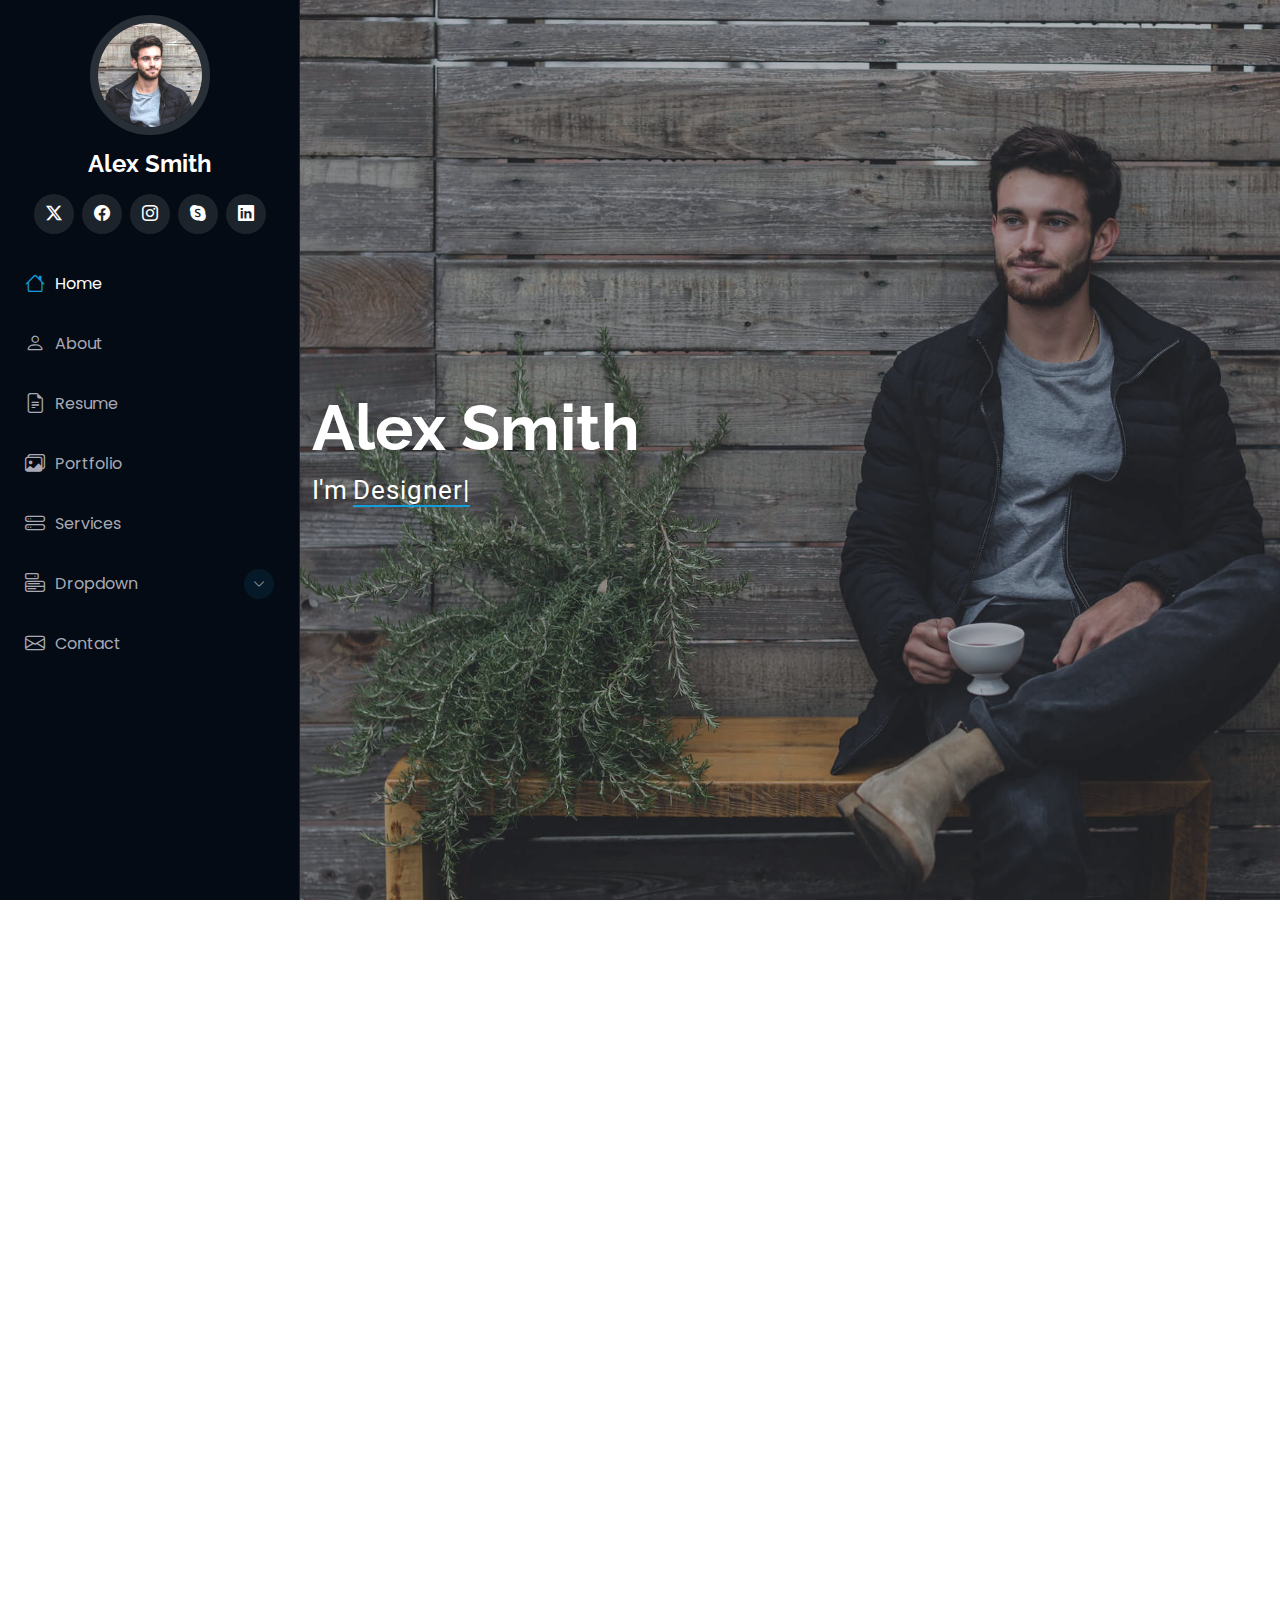
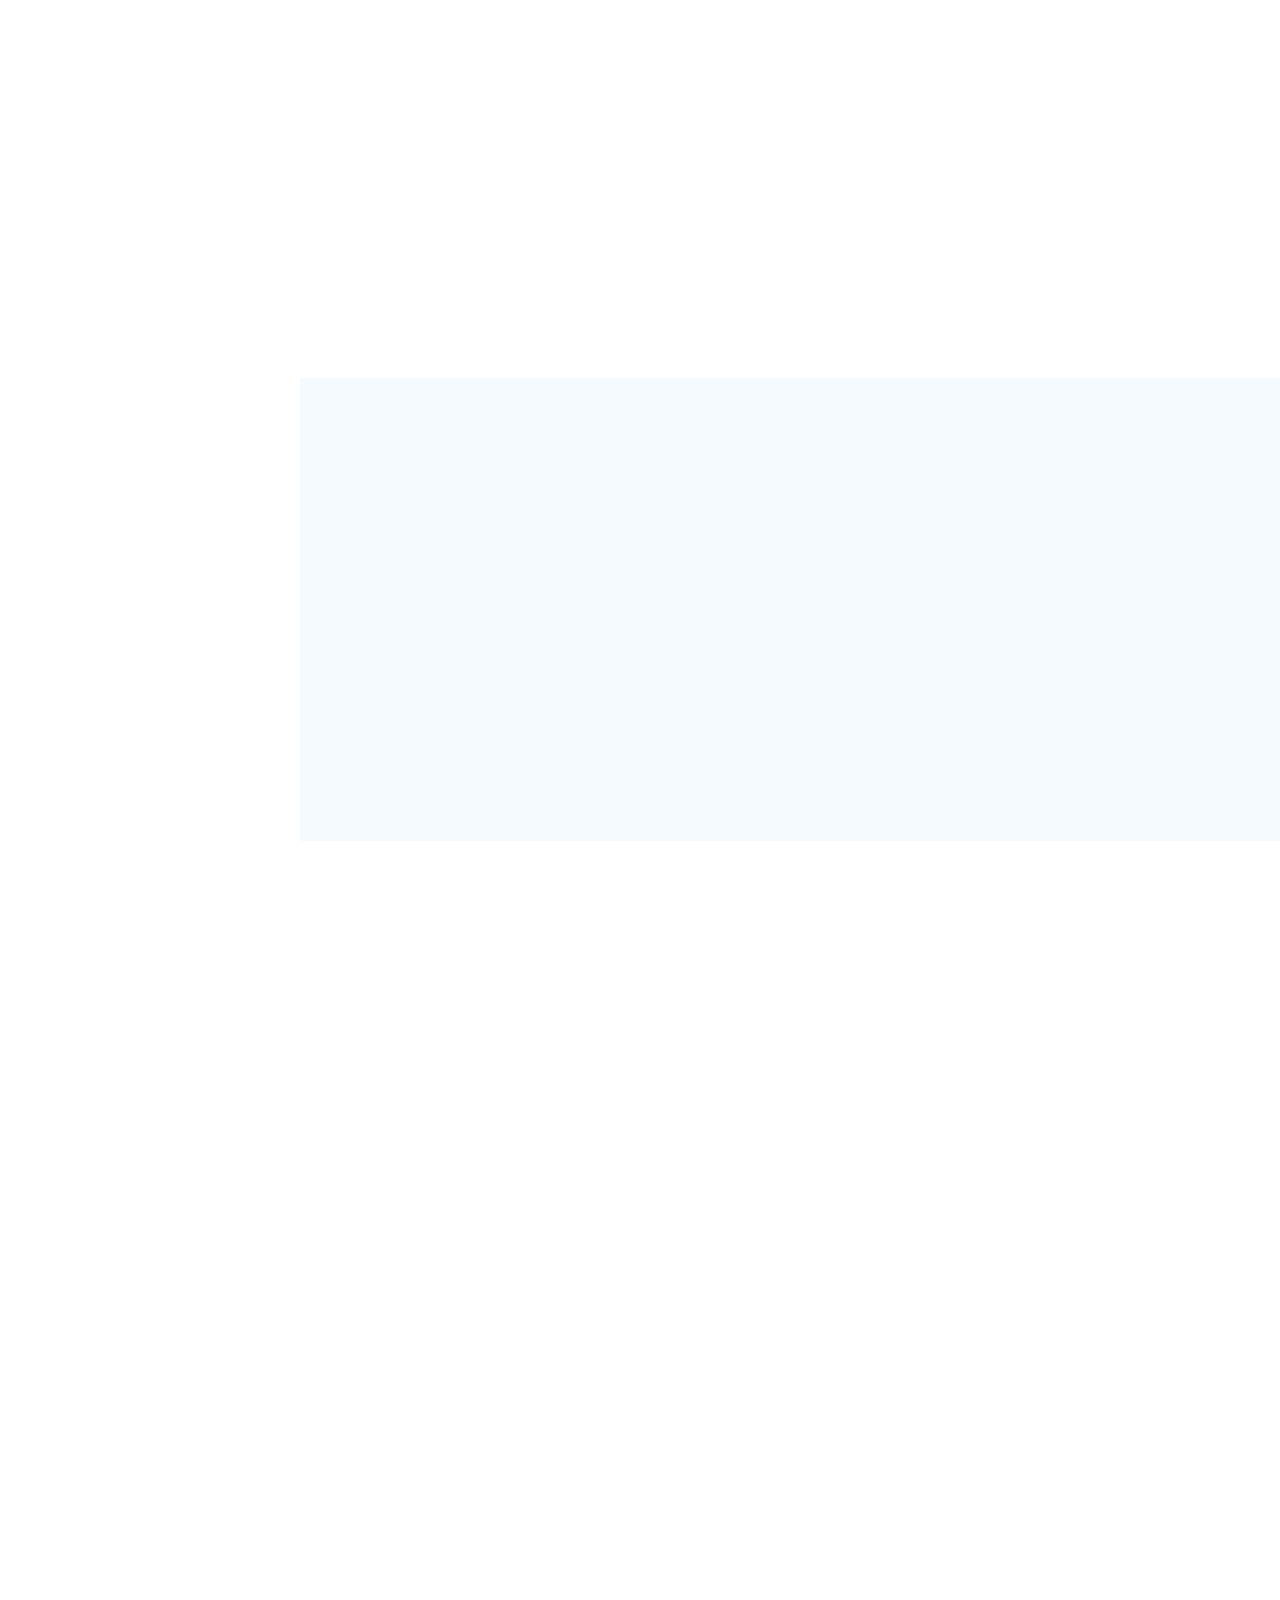
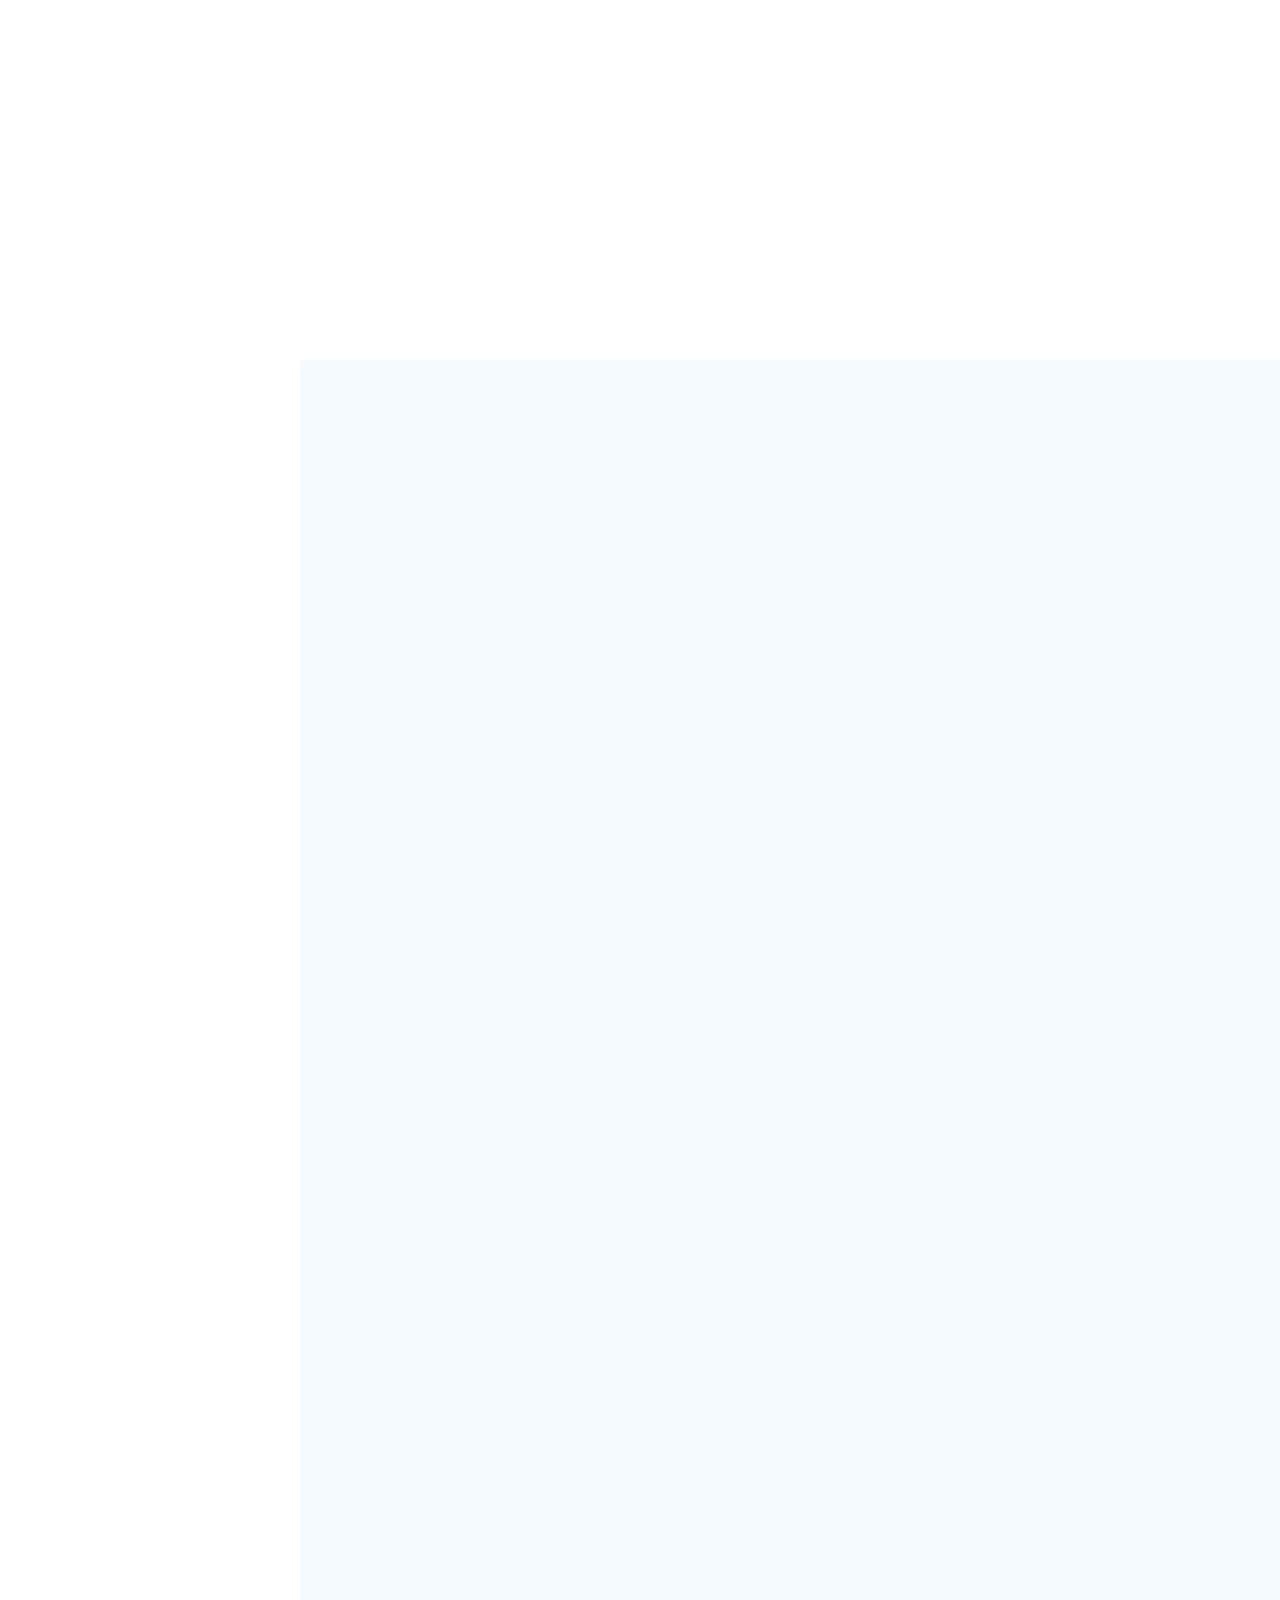
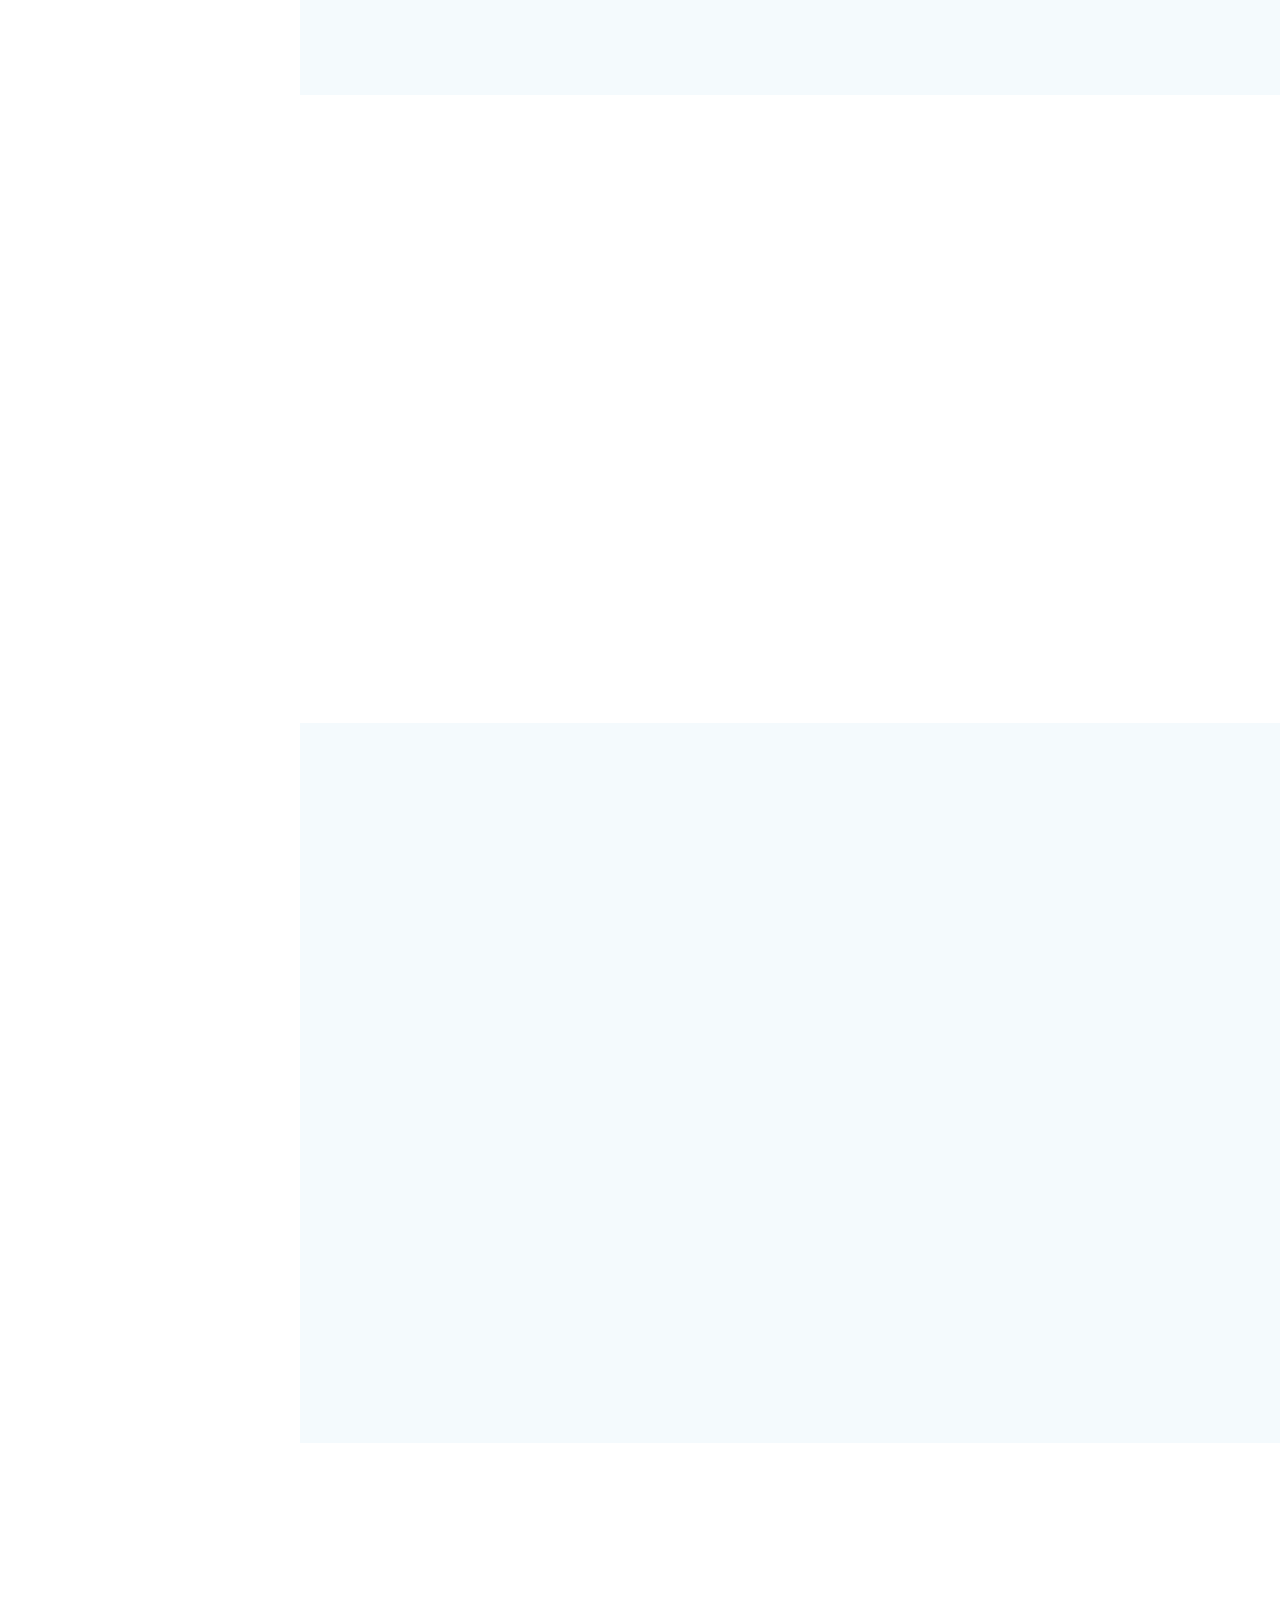
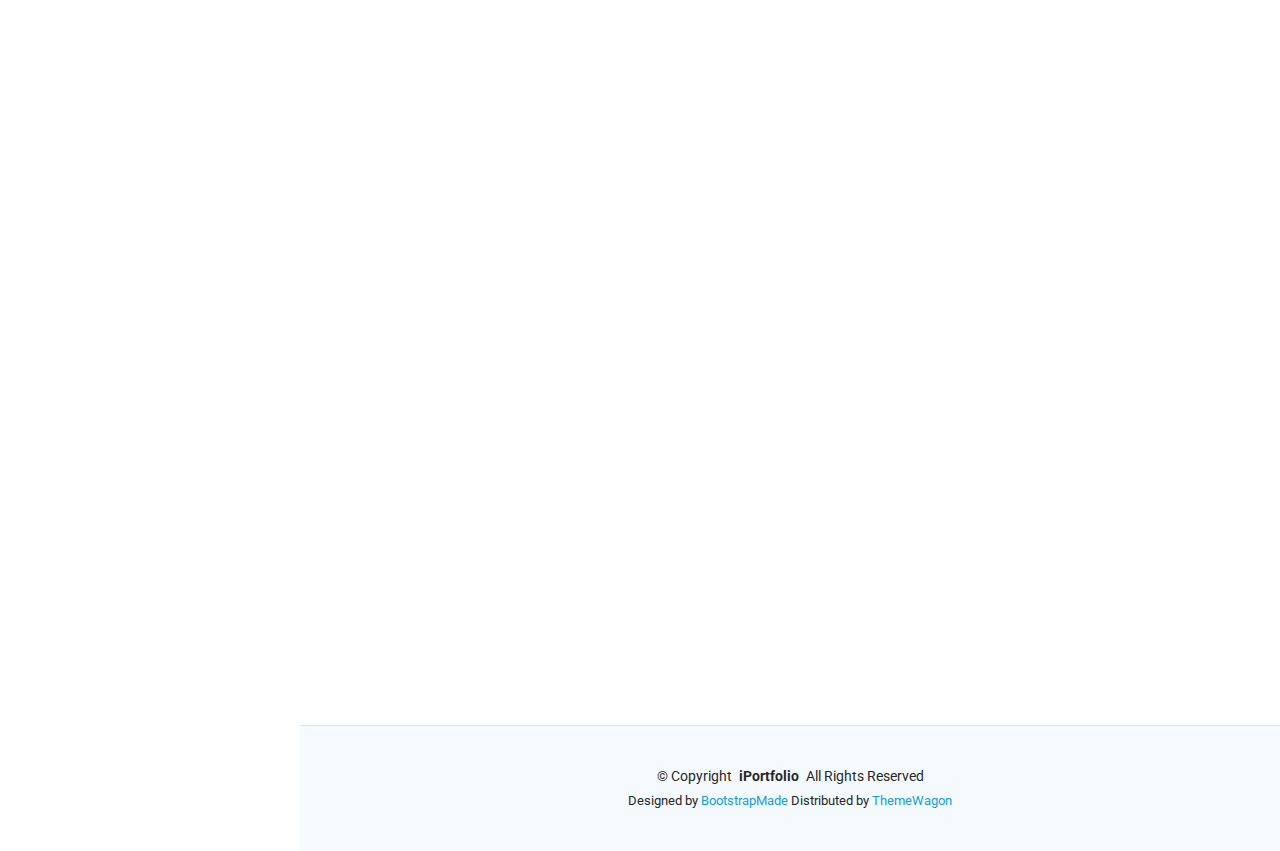
<file: index.html>
<!DOCTYPE html>
<html lang="en">

<head>
  <meta charset="utf-8">
  <meta content="width=device-width, initial-scale=1.0" name="viewport">
  <title>Index - iPortfolio Bootstrap Template</title>
  <meta content="" name="description">
  <meta content="" name="keywords">

  <!-- Favicons -->
  <link href="assets/img/favicon.png" rel="icon">
  <link href="assets/img/apple-touch-icon.png" rel="apple-touch-icon">

  <!-- Fonts -->
  <link href="https://fonts.googleapis.com" rel="preconnect">
  <link href="https://fonts.gstatic.com" rel="preconnect" crossorigin>
  <link href="https://fonts.googleapis.com/css2?family=Roboto:ital,wght@0,100;0,300;0,400;0,500;0,700;0,900;1,100;1,300;1,400;1,500;1,700;1,900&family=Poppins:ital,wght@0,100;0,200;0,300;0,400;0,500;0,600;0,700;0,800;0,900;1,100;1,200;1,300;1,400;1,500;1,600;1,700;1,800;1,900&family=Raleway:ital,wght@0,100;0,200;0,300;0,400;0,500;0,600;0,700;0,800;0,900;1,100;1,200;1,300;1,400;1,500;1,600;1,700;1,800;1,900&display=swap" rel="stylesheet">

  <!-- Vendor CSS Files -->
  <link href="assets/vendor/bootstrap/css/bootstrap.min.css" rel="stylesheet">
  <link href="assets/vendor/bootstrap-icons/bootstrap-icons.css" rel="stylesheet">
  <link href="assets/vendor/aos/aos.css" rel="stylesheet">
  <link href="assets/vendor/glightbox/css/glightbox.min.css" rel="stylesheet">
  <link href="assets/vendor/swiper/swiper-bundle.min.css" rel="stylesheet">

  <!-- Main CSS File -->
  <link href="assets/css/main.css" rel="stylesheet">

  <!-- =======================================================
  * Template Name: iPortfolio
  * Template URL: https://bootstrapmade.com/iportfolio-bootstrap-portfolio-websites-template/
  * Updated: Jun 29 2024 with Bootstrap v5.3.3
  * Author: BootstrapMade.com
  * License: https://bootstrapmade.com/license/
  ======================================================== -->
</head>

<body class="index-page">

  <header id="header" class="header dark-background d-flex flex-column">
    <i class="header-toggle d-xl-none bi bi-list"></i>

    <div class="profile-img">
      <img src="assets/img/my-profile-img.jpg" alt="" class="img-fluid rounded-circle">
    </div>

    <a href="index.html" class="logo d-flex align-items-center justify-content-center">
      <!-- Uncomment the line below if you also wish to use an image logo -->
      <!-- <img src="assets/img/logo.png" alt=""> -->
      <h1 class="sitename">Alex Smith</h1>
    </a>

    <div class="social-links text-center">
      <a href="#" class="twitter"><i class="bi bi-twitter-x"></i></a>
      <a href="#" class="facebook"><i class="bi bi-facebook"></i></a>
      <a href="#" class="instagram"><i class="bi bi-instagram"></i></a>
      <a href="#" class="google-plus"><i class="bi bi-skype"></i></a>
      <a href="#" class="linkedin"><i class="bi bi-linkedin"></i></a>
    </div>

    <nav id="navmenu" class="navmenu">
      <ul>
        <li><a href="#hero" class="active"><i class="bi bi-house navicon"></i>Home</a></li>
        <li><a href="#about"><i class="bi bi-person navicon"></i> About</a></li>
        <li><a href="#resume"><i class="bi bi-file-earmark-text navicon"></i> Resume</a></li>
        <li><a href="#portfolio"><i class="bi bi-images navicon"></i> Portfolio</a></li>
        <li><a href="#services"><i class="bi bi-hdd-stack navicon"></i> Services</a></li>
        <li class="dropdown"><a href="#"><i class="bi bi-menu-button navicon"></i> <span>Dropdown</span> <i class="bi bi-chevron-down toggle-dropdown"></i></a>
          <ul>
            <li><a href="#">Dropdown 1</a></li>
            <li class="dropdown"><a href="#"><span>Deep Dropdown</span> <i class="bi bi-chevron-down toggle-dropdown"></i></a>
              <ul>
                <li><a href="#">Deep Dropdown 1</a></li>
                <li><a href="#">Deep Dropdown 2</a></li>
                <li><a href="#">Deep Dropdown 3</a></li>
                <li><a href="#">Deep Dropdown 4</a></li>
                <li><a href="#">Deep Dropdown 5</a></li>
              </ul>
            </li>
            <li><a href="#">Dropdown 2</a></li>
            <li><a href="#">Dropdown 3</a></li>
            <li><a href="#">Dropdown 4</a></li>
          </ul>
        </li>
        <li><a href="#contact"><i class="bi bi-envelope navicon"></i> Contact</a></li>
      </ul>
    </nav>

  </header>

  <main class="main">

    <!-- Hero Section -->
    <section id="hero" class="hero section dark-background">

      <img src="assets/img/hero-bg.jpg" alt="" data-aos="fade-in" class="">

      <div class="container" data-aos="fade-up" data-aos-delay="100">
        <h2>Alex Smith</h2>
        <p>I'm <span class="typed" data-typed-items="Designer, Developer, Freelancer, Photographer">Designer</span><span class="typed-cursor typed-cursor--blink" aria-hidden="true"></span><span class="typed-cursor typed-cursor--blink" aria-hidden="true"></span></p>
      </div>

    </section><!-- /Hero Section -->

    <!-- About Section -->
    <section id="about" class="about section">

      <!-- Section Title -->
      <div class="container section-title" data-aos="fade-up">
        <h2>About</h2>
        <p>Magnam dolores commodi suscipit. Necessitatibus eius consequatur ex aliquid fuga eum quidem. Sit sint consectetur velit. Quisquam quos quisquam cupiditate. Et nemo qui impedit suscipit alias ea. Quia fugiat sit in iste officiis commodi quidem hic quas.</p>
      </div><!-- End Section Title -->

      <div class="container" data-aos="fade-up" data-aos-delay="100">

        <div class="row gy-4 justify-content-center">
          <div class="col-lg-4">
            <img src="assets/img/my-profile-img.jpg" class="img-fluid" alt="">
          </div>
          <div class="col-lg-8 content">
            <h2>UI/UX Designer &amp; Web Developer.</h2>
            <p class="fst-italic py-3">
              Lorem ipsum dolor sit amet, consectetur adipiscing elit, sed do eiusmod tempor incididunt ut labore et dolore
              magna aliqua.
            </p>
            <div class="row">
              <div class="col-lg-6">
                <ul>
                  <li><i class="bi bi-chevron-right"></i> <strong>Birthday:</strong> <span>1 May 1995</span></li>
                  <li><i class="bi bi-chevron-right"></i> <strong>Website:</strong> <span>www.example.com</span></li>
                  <li><i class="bi bi-chevron-right"></i> <strong>Phone:</strong> <span>+123 456 7890</span></li>
                  <li><i class="bi bi-chevron-right"></i> <strong>City:</strong> <span>New York, USA</span></li>
                </ul>
              </div>
              <div class="col-lg-6">
                <ul>
                  <li><i class="bi bi-chevron-right"></i> <strong>Age:</strong> <span>30</span></li>
                  <li><i class="bi bi-chevron-right"></i> <strong>Degree:</strong> <span>Master</span></li>
                  <li><i class="bi bi-chevron-right"></i> <strong>Email:</strong> <span>email@example.com</span></li>
                  <li><i class="bi bi-chevron-right"></i> <strong>Freelance:</strong> <span>Available</span></li>
                </ul>
              </div>
            </div>
            <p class="py-3">
              Officiis eligendi itaque labore et dolorum mollitia officiis optio vero. Quisquam sunt adipisci omnis et ut. Nulla accusantium dolor incidunt officia tempore. Et eius omnis.
              Cupiditate ut dicta maxime officiis quidem quia. Sed et consectetur qui quia repellendus itaque neque.
            </p>
          </div>
        </div>

      </div>

    </section><!-- /About Section -->

    <!-- Stats Section -->
    <section id="stats" class="stats section">

      <div class="container" data-aos="fade-up" data-aos-delay="100">

        <div class="row gy-4">

          <div class="col-lg-3 col-md-6">
            <div class="stats-item">
              <i class="bi bi-emoji-smile"></i>
              <span data-purecounter-start="0" data-purecounter-end="232" data-purecounter-duration="1" class="purecounter"></span>
              <p><strong>Happy Clients</strong> <span>consequuntur quae</span></p>
            </div>
          </div><!-- End Stats Item -->

          <div class="col-lg-3 col-md-6">
            <div class="stats-item">
              <i class="bi bi-journal-richtext"></i>
              <span data-purecounter-start="0" data-purecounter-end="521" data-purecounter-duration="1" class="purecounter"></span>
              <p><strong>Projects</strong> <span>adipisci atque cum quia aut</span></p>
            </div>
          </div><!-- End Stats Item -->

          <div class="col-lg-3 col-md-6">
            <div class="stats-item">
              <i class="bi bi-headset"></i>
              <span data-purecounter-start="0" data-purecounter-end="1453" data-purecounter-duration="1" class="purecounter"></span>
              <p><strong>Hours Of Support</strong> <span>aut commodi quaerat</span></p>
            </div>
          </div><!-- End Stats Item -->

          <div class="col-lg-3 col-md-6">
            <div class="stats-item">
              <i class="bi bi-people"></i>
              <span data-purecounter-start="0" data-purecounter-end="32" data-purecounter-duration="1" class="purecounter"></span>
              <p><strong>Hard Workers</strong> <span>rerum asperiores dolor</span></p>
            </div>
          </div><!-- End Stats Item -->

        </div>

      </div>

    </section><!-- /Stats Section -->

    <!-- Skills Section -->
    <section id="skills" class="skills section light-background">

      <!-- Section Title -->
      <div class="container section-title" data-aos="fade-up">
        <h2>Skills</h2>
        <p>Necessitatibus eius consequatur ex aliquid fuga eum quidem sint consectetur velit</p>
      </div><!-- End Section Title -->

      <div class="container" data-aos="fade-up" data-aos-delay="100">

        <div class="row skills-content skills-animation">

          <div class="col-lg-6">

            <div class="progress">
              <span class="skill"><span>HTML</span> <i class="val">100%</i></span>
              <div class="progress-bar-wrap">
                <div class="progress-bar" role="progressbar" aria-valuenow="100" aria-valuemin="0" aria-valuemax="100"></div>
              </div>
            </div><!-- End Skills Item -->

            <div class="progress">
              <span class="skill"><span>CSS</span> <i class="val">90%</i></span>
              <div class="progress-bar-wrap">
                <div class="progress-bar" role="progressbar" aria-valuenow="90" aria-valuemin="0" aria-valuemax="100"></div>
              </div>
            </div><!-- End Skills Item -->

            <div class="progress">
              <span class="skill"><span>JavaScript</span> <i class="val">75%</i></span>
              <div class="progress-bar-wrap">
                <div class="progress-bar" role="progressbar" aria-valuenow="75" aria-valuemin="0" aria-valuemax="100"></div>
              </div>
            </div><!-- End Skills Item -->

          </div>

          <div class="col-lg-6">

            <div class="progress">
              <span class="skill"><span>PHP</span> <i class="val">80%</i></span>
              <div class="progress-bar-wrap">
                <div class="progress-bar" role="progressbar" aria-valuenow="80" aria-valuemin="0" aria-valuemax="100"></div>
              </div>
            </div><!-- End Skills Item -->

            <div class="progress">
              <span class="skill"><span>WordPress/CMS</span> <i class="val">90%</i></span>
              <div class="progress-bar-wrap">
                <div class="progress-bar" role="progressbar" aria-valuenow="90" aria-valuemin="0" aria-valuemax="100"></div>
              </div>
            </div><!-- End Skills Item -->

            <div class="progress">
              <span class="skill"><span>Photoshop</span> <i class="val">55%</i></span>
              <div class="progress-bar-wrap">
                <div class="progress-bar" role="progressbar" aria-valuenow="55" aria-valuemin="0" aria-valuemax="100"></div>
              </div>
            </div><!-- End Skills Item -->

          </div>

        </div>

      </div>

    </section><!-- /Skills Section -->

    <!-- Resume Section -->
    <section id="resume" class="resume section">

      <!-- Section Title -->
      <div class="container section-title" data-aos="fade-up">
        <h2>Resume</h2>
        <p>Magnam dolores commodi suscipit. Necessitatibus eius consequatur ex aliquid fuga eum quidem. Sit sint consectetur velit. Quisquam quos quisquam cupiditate. Et nemo qui impedit suscipit alias ea. Quia fugiat sit in iste officiis commodi quidem hic quas.</p>
      </div><!-- End Section Title -->

      <div class="container">

        <div class="row">

          <div class="col-lg-6" data-aos="fade-up" data-aos-delay="100">
            <h3 class="resume-title">Sumary</h3>

            <div class="resume-item pb-0">
              <h4>Brandon Johnson</h4>
              <p><em>Innovative and deadline-driven Graphic Designer with 3+ years of experience designing and developing user-centered digital/print marketing material from initial concept to final, polished deliverable.</em></p>
              <ul>
                <li>Portland par 127,Orlando, FL</li>
                <li>(123) 456-7891</li>
                <li>alice.barkley@example.com</li>
              </ul>
            </div><!-- Edn Resume Item -->

            <h3 class="resume-title">Education</h3>
            <div class="resume-item">
              <h4>Master of Fine Arts &amp; Graphic Design</h4>
              <h5>2015 - 2016</h5>
              <p><em>Rochester Institute of Technology, Rochester, NY</em></p>
              <p>Qui deserunt veniam. Et sed aliquam labore tempore sed quisquam iusto autem sit. Ea vero voluptatum qui ut dignissimos deleniti nerada porti sand markend</p>
            </div><!-- Edn Resume Item -->

            <div class="resume-item">
              <h4>Bachelor of Fine Arts &amp; Graphic Design</h4>
              <h5>2010 - 2014</h5>
              <p><em>Rochester Institute of Technology, Rochester, NY</em></p>
              <p>Quia nobis sequi est occaecati aut. Repudiandae et iusto quae reiciendis et quis Eius vel ratione eius unde vitae rerum voluptates asperiores voluptatem Earum molestiae consequatur neque etlon sader mart dila</p>
            </div><!-- Edn Resume Item -->

          </div>

          <div class="col-lg-6" data-aos="fade-up" data-aos-delay="200">
            <h3 class="resume-title">Professional Experience</h3>
            <div class="resume-item">
              <h4>Senior graphic design specialist</h4>
              <h5>2019 - Present</h5>
              <p><em>Experion, New York, NY </em></p>
              <ul>
                <li>Lead in the design, development, and implementation of the graphic, layout, and production communication materials</li>
                <li>Delegate tasks to the 7 members of the design team and provide counsel on all aspects of the project. </li>
                <li>Supervise the assessment of all graphic materials in order to ensure quality and accuracy of the design</li>
                <li>Oversee the efficient use of production project budgets ranging from $2,000 - $25,000</li>
              </ul>
            </div><!-- Edn Resume Item -->

            <div class="resume-item">
              <h4>Graphic design specialist</h4>
              <h5>2017 - 2018</h5>
              <p><em>Stepping Stone Advertising, New York, NY</em></p>
              <ul>
                <li>Developed numerous marketing programs (logos, brochures,infographics, presentations, and advertisements).</li>
                <li>Managed up to 5 projects or tasks at a given time while under pressure</li>
                <li>Recommended and consulted with clients on the most appropriate graphic design</li>
                <li>Created 4+ design presentations and proposals a month for clients and account managers</li>
              </ul>
            </div><!-- Edn Resume Item -->

          </div>

        </div>

      </div>

    </section><!-- /Resume Section -->

    <!-- Portfolio Section -->
    <section id="portfolio" class="portfolio section light-background">

      <!-- Section Title -->
      <div class="container section-title" data-aos="fade-up">
        <h2>Portfolio</h2>
        <p>Magnam dolores commodi suscipit. Necessitatibus eius consequatur ex aliquid fuga eum quidem. Sit sint consectetur velit. Quisquam quos quisquam cupiditate. Et nemo qui impedit suscipit alias ea. Quia fugiat sit in iste officiis commodi quidem hic quas.</p>
      </div><!-- End Section Title -->

      <div class="container">

        <div class="isotope-layout" data-default-filter="*" data-layout="masonry" data-sort="original-order">

          <ul class="portfolio-filters isotope-filters" data-aos="fade-up" data-aos-delay="100">
            <li data-filter="*" class="filter-active">All</li>
            <li data-filter=".filter-app">App</li>
            <li data-filter=".filter-product">Product</li>
            <li data-filter=".filter-branding">Branding</li>
            <li data-filter=".filter-books">Books</li>
          </ul><!-- End Portfolio Filters -->

          <div class="row gy-4 isotope-container" data-aos="fade-up" data-aos-delay="200">

            <div class="col-lg-4 col-md-6 portfolio-item isotope-item filter-app">
              <div class="portfolio-content h-100">
                <img src="assets/img/portfolio/app-1.jpg" class="img-fluid" alt="">
                <div class="portfolio-info">
                  <h4>App 1</h4>
                  <p>Lorem ipsum, dolor sit amet consectetur</p>
                  <a href="assets/img/portfolio/app-1.jpg" title="App 1" data-gallery="portfolio-gallery-app" class="glightbox preview-link"><i class="bi bi-zoom-in"></i></a>
                  <a href="portfolio-details.html" title="More Details" class="details-link"><i class="bi bi-link-45deg"></i></a>
                </div>
              </div>
            </div><!-- End Portfolio Item -->

            <div class="col-lg-4 col-md-6 portfolio-item isotope-item filter-product">
              <div class="portfolio-content h-100">
                <img src="assets/img/portfolio/product-1.jpg" class="img-fluid" alt="">
                <div class="portfolio-info">
                  <h4>Product 1</h4>
                  <p>Lorem ipsum, dolor sit amet consectetur</p>
                  <a href="assets/img/portfolio/product-1.jpg" title="Product 1" data-gallery="portfolio-gallery-product" class="glightbox preview-link"><i class="bi bi-zoom-in"></i></a>
                  <a href="portfolio-details.html" title="More Details" class="details-link"><i class="bi bi-link-45deg"></i></a>
                </div>
              </div>
            </div><!-- End Portfolio Item -->

            <div class="col-lg-4 col-md-6 portfolio-item isotope-item filter-branding">
              <div class="portfolio-content h-100">
                <img src="assets/img/portfolio/branding-1.jpg" class="img-fluid" alt="">
                <div class="portfolio-info">
                  <h4>Branding 1</h4>
                  <p>Lorem ipsum, dolor sit amet consectetur</p>
                  <a href="assets/img/portfolio/branding-1.jpg" title="Branding 1" data-gallery="portfolio-gallery-branding" class="glightbox preview-link"><i class="bi bi-zoom-in"></i></a>
                  <a href="portfolio-details.html" title="More Details" class="details-link"><i class="bi bi-link-45deg"></i></a>
                </div>
              </div>
            </div><!-- End Portfolio Item -->

            <div class="col-lg-4 col-md-6 portfolio-item isotope-item filter-books">
              <div class="portfolio-content h-100">
                <img src="assets/img/portfolio/books-1.jpg" class="img-fluid" alt="">
                <div class="portfolio-info">
                  <h4>Books 1</h4>
                  <p>Lorem ipsum, dolor sit amet consectetur</p>
                  <a href="assets/img/portfolio/books-1.jpg" title="Branding 1" data-gallery="portfolio-gallery-book" class="glightbox preview-link"><i class="bi bi-zoom-in"></i></a>
                  <a href="portfolio-details.html" title="More Details" class="details-link"><i class="bi bi-link-45deg"></i></a>
                </div>
              </div>
            </div><!-- End Portfolio Item -->

            <div class="col-lg-4 col-md-6 portfolio-item isotope-item filter-app">
              <div class="portfolio-content h-100">
                <img src="assets/img/portfolio/app-2.jpg" class="img-fluid" alt="">
                <div class="portfolio-info">
                  <h4>App 2</h4>
                  <p>Lorem ipsum, dolor sit amet consectetur</p>
                  <a href="assets/img/portfolio/app-2.jpg" title="App 2" data-gallery="portfolio-gallery-app" class="glightbox preview-link"><i class="bi bi-zoom-in"></i></a>
                  <a href="portfolio-details.html" title="More Details" class="details-link"><i class="bi bi-link-45deg"></i></a>
                </div>
              </div>
            </div><!-- End Portfolio Item -->

            <div class="col-lg-4 col-md-6 portfolio-item isotope-item filter-product">
              <div class="portfolio-content h-100">
                <img src="assets/img/portfolio/product-2.jpg" class="img-fluid" alt="">
                <div class="portfolio-info">
                  <h4>Product 2</h4>
                  <p>Lorem ipsum, dolor sit amet consectetur</p>
                  <a href="assets/img/portfolio/product-2.jpg" title="Product 2" data-gallery="portfolio-gallery-product" class="glightbox preview-link"><i class="bi bi-zoom-in"></i></a>
                  <a href="portfolio-details.html" title="More Details" class="details-link"><i class="bi bi-link-45deg"></i></a>
                </div>
              </div>
            </div><!-- End Portfolio Item -->

            <div class="col-lg-4 col-md-6 portfolio-item isotope-item filter-branding">
              <div class="portfolio-content h-100">
                <img src="assets/img/portfolio/branding-2.jpg" class="img-fluid" alt="">
                <div class="portfolio-info">
                  <h4>Branding 2</h4>
                  <p>Lorem ipsum, dolor sit amet consectetur</p>
                  <a href="assets/img/portfolio/branding-2.jpg" title="Branding 2" data-gallery="portfolio-gallery-branding" class="glightbox preview-link"><i class="bi bi-zoom-in"></i></a>
                  <a href="portfolio-details.html" title="More Details" class="details-link"><i class="bi bi-link-45deg"></i></a>
                </div>
              </div>
            </div><!-- End Portfolio Item -->

            <div class="col-lg-4 col-md-6 portfolio-item isotope-item filter-books">
              <div class="portfolio-content h-100">
                <img src="assets/img/portfolio/books-2.jpg" class="img-fluid" alt="">
                <div class="portfolio-info">
                  <h4>Books 2</h4>
                  <p>Lorem ipsum, dolor sit amet consectetur</p>
                  <a href="assets/img/portfolio/books-2.jpg" title="Branding 2" data-gallery="portfolio-gallery-book" class="glightbox preview-link"><i class="bi bi-zoom-in"></i></a>
                  <a href="portfolio-details.html" title="More Details" class="details-link"><i class="bi bi-link-45deg"></i></a>
                </div>
              </div>
            </div><!-- End Portfolio Item -->

            <div class="col-lg-4 col-md-6 portfolio-item isotope-item filter-app">
              <div class="portfolio-content h-100">
                <img src="assets/img/portfolio/app-3.jpg" class="img-fluid" alt="">
                <div class="portfolio-info">
                  <h4>App 3</h4>
                  <p>Lorem ipsum, dolor sit amet consectetur</p>
                  <a href="assets/img/portfolio/app-3.jpg" title="App 3" data-gallery="portfolio-gallery-app" class="glightbox preview-link"><i class="bi bi-zoom-in"></i></a>
                  <a href="portfolio-details.html" title="More Details" class="details-link"><i class="bi bi-link-45deg"></i></a>
                </div>
              </div>
            </div><!-- End Portfolio Item -->

            <div class="col-lg-4 col-md-6 portfolio-item isotope-item filter-product">
              <div class="portfolio-content h-100">
                <img src="assets/img/portfolio/product-3.jpg" class="img-fluid" alt="">
                <div class="portfolio-info">
                  <h4>Product 3</h4>
                  <p>Lorem ipsum, dolor sit amet consectetur</p>
                  <a href="assets/img/portfolio/product-3.jpg" title="Product 3" data-gallery="portfolio-gallery-product" class="glightbox preview-link"><i class="bi bi-zoom-in"></i></a>
                  <a href="portfolio-details.html" title="More Details" class="details-link"><i class="bi bi-link-45deg"></i></a>
                </div>
              </div>
            </div><!-- End Portfolio Item -->

            <div class="col-lg-4 col-md-6 portfolio-item isotope-item filter-branding">
              <div class="portfolio-content h-100">
                <img src="assets/img/portfolio/branding-3.jpg" class="img-fluid" alt="">
                <div class="portfolio-info">
                  <h4>Branding 3</h4>
                  <p>Lorem ipsum, dolor sit amet consectetur</p>
                  <a href="assets/img/portfolio/branding-3.jpg" title="Branding 2" data-gallery="portfolio-gallery-branding" class="glightbox preview-link"><i class="bi bi-zoom-in"></i></a>
                  <a href="portfolio-details.html" title="More Details" class="details-link"><i class="bi bi-link-45deg"></i></a>
                </div>
              </div>
            </div><!-- End Portfolio Item -->

            <div class="col-lg-4 col-md-6 portfolio-item isotope-item filter-books">
              <div class="portfolio-content h-100">
                <img src="assets/img/portfolio/books-3.jpg" class="img-fluid" alt="">
                <div class="portfolio-info">
                  <h4>Books 3</h4>
                  <p>Lorem ipsum, dolor sit amet consectetur</p>
                  <a href="assets/img/portfolio/books-3.jpg" title="Branding 3" data-gallery="portfolio-gallery-book" class="glightbox preview-link"><i class="bi bi-zoom-in"></i></a>
                  <a href="portfolio-details.html" title="More Details" class="details-link"><i class="bi bi-link-45deg"></i></a>
                </div>
              </div>
            </div><!-- End Portfolio Item -->

          </div><!-- End Portfolio Container -->

        </div>

      </div>

    </section><!-- /Portfolio Section -->

    <!-- Services Section -->
    <section id="services" class="services section">

      <!-- Section Title -->
      <div class="container section-title" data-aos="fade-up">
        <h2>Services</h2>
        <p>Magnam dolores commodi suscipit. Necessitatibus eius consequatur ex aliquid fuga eum quidem. Sit sint consectetur velit. Quisquam quos quisquam cupiditate. Et nemo qui impedit suscipit alias ea. Quia fugiat sit in iste officiis commodi quidem hic quas.</p>
      </div><!-- End Section Title -->

      <div class="container">

        <div class="row gy-4">

          <div class="col-lg-4 col-md-6 service-item d-flex" data-aos="fade-up" data-aos-delay="100">
            <div class="icon flex-shrink-0"><i class="bi bi-briefcase"></i></div>
            <div>
              <h4 class="title"><a href="service-details.html" class="stretched-link">Lorem Ipsum</a></h4>
              <p class="description">Voluptatum deleniti atque corrupti quos dolores et quas molestias excepturi sint occaecati cupiditate non provident</p>
            </div>
          </div>
          <!-- End Service Item -->

          <div class="col-lg-4 col-md-6 service-item d-flex" data-aos="fade-up" data-aos-delay="200">
            <div class="icon flex-shrink-0"><i class="bi bi-card-checklist"></i></div>
            <div>
              <h4 class="title"><a href="service-details.html" class="stretched-link">Dolor Sitema</a></h4>
              <p class="description">Minim veniam, quis nostrud exercitation ullamco laboris nisi ut aliquip ex ea commodo consequat tarad limino ata</p>
            </div>
          </div><!-- End Service Item -->

          <div class="col-lg-4 col-md-6 service-item d-flex" data-aos="fade-up" data-aos-delay="300">
            <div class="icon flex-shrink-0"><i class="bi bi-bar-chart"></i></div>
            <div>
              <h4 class="title"><a href="service-details.html" class="stretched-link">Sed ut perspiciatis</a></h4>
              <p class="description">Duis aute irure dolor in reprehenderit in voluptate velit esse cillum dolore eu fugiat nulla pariatur</p>
            </div>
          </div><!-- End Service Item -->

          <div class="col-lg-4 col-md-6 service-item d-flex" data-aos="fade-up" data-aos-delay="400">
            <div class="icon flex-shrink-0"><i class="bi bi-binoculars"></i></div>
            <div>
              <h4 class="title"><a href="service-details.html" class="stretched-link">Magni Dolores</a></h4>
              <p class="description">Excepteur sint occaecat cupidatat non proident, sunt in culpa qui officia deserunt mollit anim id est laborum</p>
            </div>
          </div><!-- End Service Item -->

          <div class="col-lg-4 col-md-6 service-item d-flex" data-aos="fade-up" data-aos-delay="500">
            <div class="icon flex-shrink-0"><i class="bi bi-brightness-high"></i></div>
            <div>
              <h4 class="title"><a href="service-details.html" class="stretched-link">Nemo Enim</a></h4>
              <p class="description">At vero eos et accusamus et iusto odio dignissimos ducimus qui blanditiis praesentium voluptatum deleniti atque</p>
            </div>
          </div><!-- End Service Item -->

          <div class="col-lg-4 col-md-6 service-item d-flex" data-aos="fade-up" data-aos-delay="600">
            <div class="icon flex-shrink-0"><i class="bi bi-calendar4-week"></i></div>
            <div>
              <h4 class="title"><a href="service-details.html" class="stretched-link">Eiusmod Tempor</a></h4>
              <p class="description">Et harum quidem rerum facilis est et expedita distinctio. Nam libero tempore, cum soluta nobis est eligendi</p>
            </div>
          </div><!-- End Service Item -->

        </div>

      </div>

    </section><!-- /Services Section -->

    <!-- Testimonials Section -->
    <section id="testimonials" class="testimonials section light-background">

      <!-- Section Title -->
      <div class="container section-title" data-aos="fade-up">
        <h2>Testimonials</h2>
        <p>Necessitatibus eius consequatur ex aliquid fuga eum quidem sint consectetur velit</p>
      </div><!-- End Section Title -->

      <div class="container" data-aos="fade-up" data-aos-delay="100">

        <div class="swiper init-swiper">
          <script type="application/json" class="swiper-config">
            {
              "loop": true,
              "speed": 600,
              "autoplay": {
                "delay": 5000
              },
              "slidesPerView": "auto",
              "pagination": {
                "el": ".swiper-pagination",
                "type": "bullets",
                "clickable": true
              },
              "breakpoints": {
                "320": {
                  "slidesPerView": 1,
                  "spaceBetween": 40
                },
                "1200": {
                  "slidesPerView": 3,
                  "spaceBetween": 1
                }
              }
            }
          </script>
          <div class="swiper-wrapper">

            <div class="swiper-slide">
              <div class="testimonial-item">
                <p>
                  <i class="bi bi-quote quote-icon-left"></i>
                  <span>Proin iaculis purus consequat sem cure digni ssim donec porttitora entum suscipit rhoncus. Accusantium quam, ultricies eget id, aliquam eget nibh et. Maecen aliquam, risus at semper.</span>
                  <i class="bi bi-quote quote-icon-right"></i>
                </p>
                <img src="assets/img/testimonials/testimonials-1.jpg" class="testimonial-img" alt="">
                <h3>Saul Goodman</h3>
                <h4>Ceo &amp; Founder</h4>
              </div>
            </div><!-- End testimonial item -->

            <div class="swiper-slide">
              <div class="testimonial-item">
                <p>
                  <i class="bi bi-quote quote-icon-left"></i>
                  <span>Export tempor illum tamen malis malis eram quae irure esse labore quem cillum quid malis quorum velit fore eram velit sunt aliqua noster fugiat irure amet legam anim culpa.</span>
                  <i class="bi bi-quote quote-icon-right"></i>
                </p>
                <img src="assets/img/testimonials/testimonials-2.jpg" class="testimonial-img" alt="">
                <h3>Sara Wilsson</h3>
                <h4>Designer</h4>
              </div>
            </div><!-- End testimonial item -->

            <div class="swiper-slide">
              <div class="testimonial-item">
                <p>
                  <i class="bi bi-quote quote-icon-left"></i>
                  <span>Enim nisi quem export duis labore cillum quae magna enim sint quorum nulla quem veniam duis minim tempor labore quem eram duis noster aute amet eram fore quis sint minim.</span>
                  <i class="bi bi-quote quote-icon-right"></i>
                </p>
                <img src="assets/img/testimonials/testimonials-3.jpg" class="testimonial-img" alt="">
                <h3>Jena Karlis</h3>
                <h4>Store Owner</h4>
              </div>
            </div><!-- End testimonial item -->

            <div class="swiper-slide">
              <div class="testimonial-item">
                <p>
                  <i class="bi bi-quote quote-icon-left"></i>
                  <span>Fugiat enim eram quae cillum dolore dolor amet nulla culpa multos export minim fugiat dolor enim duis veniam ipsum anim magna sunt elit fore quem dolore labore illum veniam.</span>
                  <i class="bi bi-quote quote-icon-right"></i>
                </p>
                <img src="assets/img/testimonials/testimonials-4.jpg" class="testimonial-img" alt="">
                <h3>Matt Brandon</h3>
                <h4>Freelancer</h4>
              </div>
            </div><!-- End testimonial item -->

            <div class="swiper-slide">
              <div class="testimonial-item">
                <p>
                  <i class="bi bi-quote quote-icon-left"></i>
                  <span>Quis quorum aliqua sint quem legam fore sunt eram irure aliqua veniam tempor noster veniam sunt culpa nulla illum cillum fugiat legam esse veniam culpa fore nisi cillum quid.</span>
                  <i class="bi bi-quote quote-icon-right"></i>
                </p>
                <img src="assets/img/testimonials/testimonials-5.jpg" class="testimonial-img" alt="">
                <h3>John Larson</h3>
                <h4>Entrepreneur</h4>
              </div>
            </div><!-- End testimonial item -->

          </div>
          <div class="swiper-pagination"></div>
        </div>

      </div>

    </section><!-- /Testimonials Section -->

    <!-- Contact Section -->
    <section id="contact" class="contact section">

      <!-- Section Title -->
      <div class="container section-title" data-aos="fade-up">
        <h2>Contact</h2>
        <p>Necessitatibus eius consequatur ex aliquid fuga eum quidem sint consectetur velit</p>
      </div><!-- End Section Title -->

      <div class="container" data-aos="fade-up" data-aos-delay="100">

        <div class="row gy-4">

          <div class="col-lg-5">

            <div class="info-wrap">
              <div class="info-item d-flex" data-aos="fade-up" data-aos-delay="200">
                <i class="bi bi-geo-alt flex-shrink-0"></i>
                <div>
                  <h3>Address</h3>
                  <p>A108 Adam Street, New York, NY 535022</p>
                </div>
              </div><!-- End Info Item -->

              <div class="info-item d-flex" data-aos="fade-up" data-aos-delay="300">
                <i class="bi bi-telephone flex-shrink-0"></i>
                <div>
                  <h3>Call Us</h3>
                  <p>+1 5589 55488 55</p>
                </div>
              </div><!-- End Info Item -->

              <div class="info-item d-flex" data-aos="fade-up" data-aos-delay="400">
                <i class="bi bi-envelope flex-shrink-0"></i>
                <div>
                  <h3>Email Us</h3>
                  <p>info@example.com</p>
                </div>
              </div><!-- End Info Item -->

              <iframe src="https://www.google.com/maps/embed?pb=!1m14!1m8!1m3!1d48389.78314118045!2d-74.006138!3d40.710059!3m2!1i1024!2i768!4f13.1!3m3!1m2!1s0x89c25a22a3bda30d%3A0xb89d1fe6bc499443!2sDowntown%20Conference%20Center!5e0!3m2!1sen!2sus!4v1676961268712!5m2!1sen!2sus" frameborder="0" style="border:0; width: 100%; height: 270px;" allowfullscreen="" loading="lazy" referrerpolicy="no-referrer-when-downgrade"></iframe>
            </div>
          </div>

          <div class="col-lg-7">
            <form action="forms/contact.php" method="post" class="php-email-form" data-aos="fade-up" data-aos-delay="200">
              <div class="row gy-4">

                <div class="col-md-6">
                  <label for="name-field" class="pb-2">Your Name</label>
                  <input type="text" name="name" id="name-field" class="form-control" required="">
                </div>

                <div class="col-md-6">
                  <label for="email-field" class="pb-2">Your Email</label>
                  <input type="email" class="form-control" name="email" id="email-field" required="">
                </div>

                <div class="col-md-12">
                  <label for="subject-field" class="pb-2">Subject</label>
                  <input type="text" class="form-control" name="subject" id="subject-field" required="">
                </div>

                <div class="col-md-12">
                  <label for="message-field" class="pb-2">Message</label>
                  <textarea class="form-control" name="message" rows="10" id="message-field" required=""></textarea>
                </div>

                <div class="col-md-12 text-center">
                  <div class="loading">Loading</div>
                  <div class="error-message"></div>
                  <div class="sent-message">Your message has been sent. Thank you!</div>

                  <button type="submit">Send Message</button>
                </div>

              </div>
            </form>
          </div><!-- End Contact Form -->

        </div>

      </div>

    </section><!-- /Contact Section -->

  </main>

  <footer id="footer" class="footer position-relative light-background">

    <div class="container">
      <div class="copyright text-center ">
        <p>© <span>Copyright</span> <strong class="px-1 sitename">iPortfolio</strong> <span>All Rights Reserved</span></p>
      </div>
      <div class="credits">
        <!-- All the links in the footer should remain intact. -->
        <!-- You can delete the links only if you've purchased the pro version. -->
        <!-- Licensing information: https://bootstrapmade.com/license/ -->
        <!-- Purchase the pro version with working PHP/AJAX contact form: [buy-url] -->
        Designed by <a href="https://bootstrapmade.com/">BootstrapMade</a> Distributed by <a href="https://themewagon.com">ThemeWagon</a>
      </div>
    </div>

  </footer>

  <!-- Scroll Top -->
  <a href="#" id="scroll-top" class="scroll-top d-flex align-items-center justify-content-center"><i class="bi bi-arrow-up-short"></i></a>

  <!-- Preloader -->
  <div id="preloader"></div>

  <!-- Vendor JS Files -->
  <script src="assets/vendor/bootstrap/js/bootstrap.bundle.min.js"></script>
  <script src="assets/vendor/php-email-form/validate.js"></script>
  <script src="assets/vendor/aos/aos.js"></script>
  <script src="assets/vendor/typed.js/typed.umd.js"></script>
  <script src="assets/vendor/purecounter/purecounter_vanilla.js"></script>
  <script src="assets/vendor/waypoints/noframework.waypoints.js"></script>
  <script src="assets/vendor/glightbox/js/glightbox.min.js"></script>
  <script src="assets/vendor/imagesloaded/imagesloaded.pkgd.min.js"></script>
  <script src="assets/vendor/isotope-layout/isotope.pkgd.min.js"></script>
  <script src="assets/vendor/swiper/swiper-bundle.min.js"></script>

  <!-- Main JS File -->
  <script src="assets/js/main.js"></script>

</body>

</html>
</file>
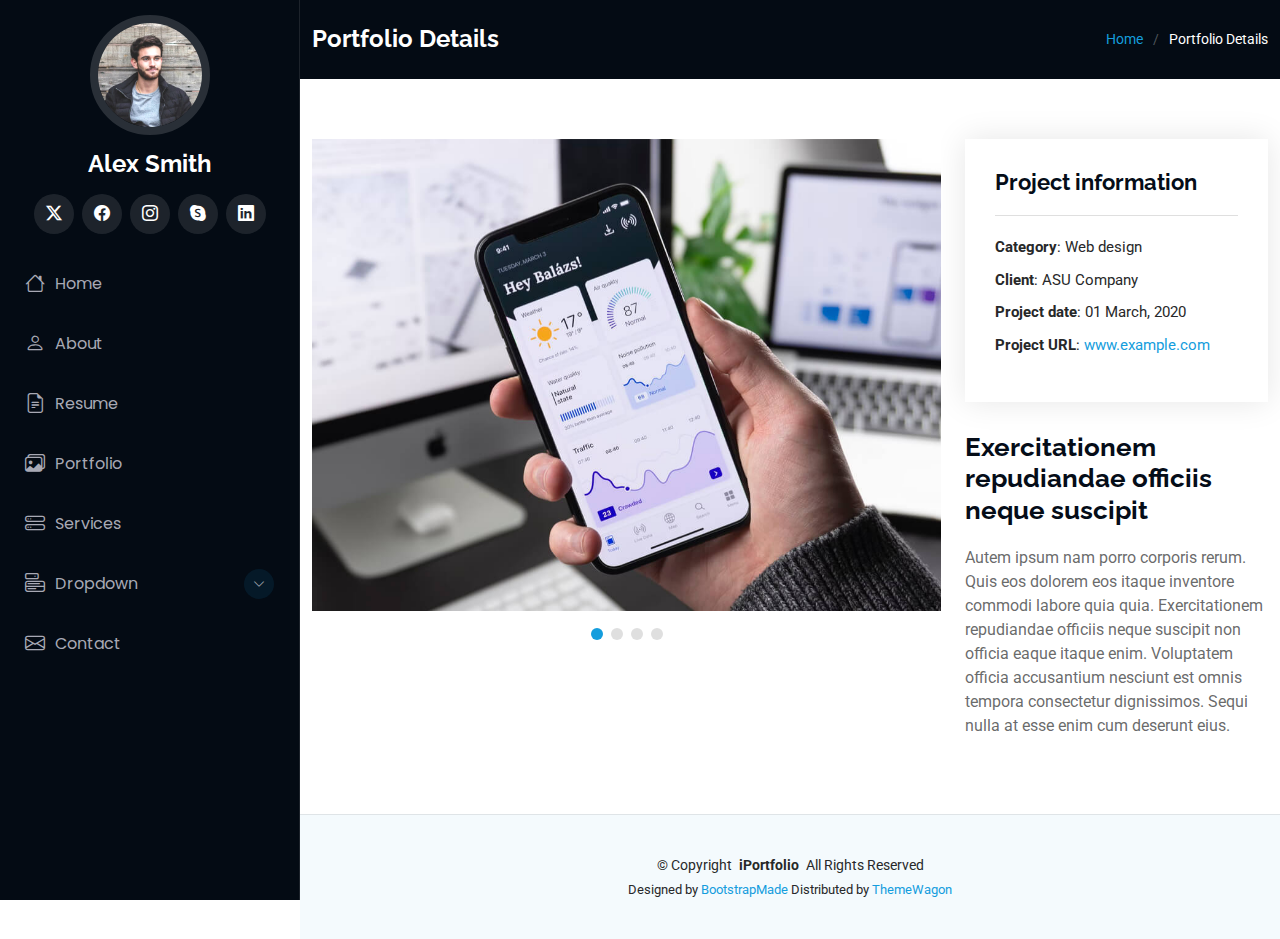
<file: portfolio-details.html>
<!DOCTYPE html>
<html lang="en">

<head>
  <meta charset="utf-8">
  <meta content="width=device-width, initial-scale=1.0" name="viewport">
  <title>Portfolio Details - iPortfolio Bootstrap Template</title>
  <meta content="" name="description">
  <meta content="" name="keywords">

  <!-- Favicons -->
  <link href="assets/img/favicon.png" rel="icon">
  <link href="assets/img/apple-touch-icon.png" rel="apple-touch-icon">

  <!-- Fonts -->
  <link href="https://fonts.googleapis.com" rel="preconnect">
  <link href="https://fonts.gstatic.com" rel="preconnect" crossorigin>
  <link href="https://fonts.googleapis.com/css2?family=Roboto:ital,wght@0,100;0,300;0,400;0,500;0,700;0,900;1,100;1,300;1,400;1,500;1,700;1,900&family=Poppins:ital,wght@0,100;0,200;0,300;0,400;0,500;0,600;0,700;0,800;0,900;1,100;1,200;1,300;1,400;1,500;1,600;1,700;1,800;1,900&family=Raleway:ital,wght@0,100;0,200;0,300;0,400;0,500;0,600;0,700;0,800;0,900;1,100;1,200;1,300;1,400;1,500;1,600;1,700;1,800;1,900&display=swap" rel="stylesheet">

  <!-- Vendor CSS Files -->
  <link href="assets/vendor/bootstrap/css/bootstrap.min.css" rel="stylesheet">
  <link href="assets/vendor/bootstrap-icons/bootstrap-icons.css" rel="stylesheet">
  <link href="assets/vendor/aos/aos.css" rel="stylesheet">
  <link href="assets/vendor/glightbox/css/glightbox.min.css" rel="stylesheet">
  <link href="assets/vendor/swiper/swiper-bundle.min.css" rel="stylesheet">

  <!-- Main CSS File -->
  <link href="assets/css/main.css" rel="stylesheet">

  <!-- =======================================================
  * Template Name: iPortfolio
  * Template URL: https://bootstrapmade.com/iportfolio-bootstrap-portfolio-websites-template/
  * Updated: Jun 29 2024 with Bootstrap v5.3.3
  * Author: BootstrapMade.com
  * License: https://bootstrapmade.com/license/
  ======================================================== -->
</head>

<body class="portfolio-details-page">

  <header id="header" class="header dark-background d-flex flex-column">
    <i class="header-toggle d-xl-none bi bi-list"></i>

    <div class="profile-img">
      <img src="assets/img/my-profile-img.jpg" alt="" class="img-fluid rounded-circle">
    </div>

    <a href="index.html" class="logo d-flex align-items-center justify-content-center">
      <!-- Uncomment the line below if you also wish to use an image logo -->
      <!-- <img src="assets/img/logo.png" alt=""> -->
      <h1 class="sitename">Alex Smith</h1>
    </a>

    <div class="social-links text-center">
      <a href="#" class="twitter"><i class="bi bi-twitter-x"></i></a>
      <a href="#" class="facebook"><i class="bi bi-facebook"></i></a>
      <a href="#" class="instagram"><i class="bi bi-instagram"></i></a>
      <a href="#" class="google-plus"><i class="bi bi-skype"></i></a>
      <a href="#" class="linkedin"><i class="bi bi-linkedin"></i></a>
    </div>

    <nav id="navmenu" class="navmenu">
      <ul>
        <li><a href="#hero"><i class="bi bi-house navicon"></i>Home</a></li>
        <li><a href="#about"><i class="bi bi-person navicon"></i> About</a></li>
        <li><a href="#resume"><i class="bi bi-file-earmark-text navicon"></i> Resume</a></li>
        <li><a href="#portfolio"><i class="bi bi-images navicon"></i> Portfolio</a></li>
        <li><a href="#services"><i class="bi bi-hdd-stack navicon"></i> Services</a></li>
        <li class="dropdown"><a href="#"><i class="bi bi-menu-button navicon"></i> <span>Dropdown</span> <i class="bi bi-chevron-down toggle-dropdown"></i></a>
          <ul>
            <li><a href="#">Dropdown 1</a></li>
            <li class="dropdown"><a href="#"><span>Deep Dropdown</span> <i class="bi bi-chevron-down toggle-dropdown"></i></a>
              <ul>
                <li><a href="#">Deep Dropdown 1</a></li>
                <li><a href="#">Deep Dropdown 2</a></li>
                <li><a href="#">Deep Dropdown 3</a></li>
                <li><a href="#">Deep Dropdown 4</a></li>
                <li><a href="#">Deep Dropdown 5</a></li>
              </ul>
            </li>
            <li><a href="#">Dropdown 2</a></li>
            <li><a href="#">Dropdown 3</a></li>
            <li><a href="#">Dropdown 4</a></li>
          </ul>
        </li>
        <li><a href="#contact"><i class="bi bi-envelope navicon"></i> Contact</a></li>
      </ul>
    </nav>

  </header>

  <main class="main">

    <!-- Page Title -->
    <div class="page-title dark-background">
      <div class="container d-lg-flex justify-content-between align-items-center">
        <h1 class="mb-2 mb-lg-0">Portfolio Details</h1>
        <nav class="breadcrumbs">
          <ol>
            <li><a href="index.html">Home</a></li>
            <li class="current">Portfolio Details</li>
          </ol>
        </nav>
      </div>
    </div><!-- End Page Title -->

    <!-- Portfolio Details Section -->
    <section id="portfolio-details" class="portfolio-details section">

      <div class="container" data-aos="fade-up" data-aos-delay="100">

        <div class="row gy-4">

          <div class="col-lg-8">
            <div class="portfolio-details-slider swiper init-swiper">

              <script type="application/json" class="swiper-config">
                {
                  "loop": true,
                  "speed": 600,
                  "autoplay": {
                    "delay": 5000
                  },
                  "slidesPerView": "auto",
                  "pagination": {
                    "el": ".swiper-pagination",
                    "type": "bullets",
                    "clickable": true
                  }
                }
              </script>

              <div class="swiper-wrapper align-items-center">

                <div class="swiper-slide">
                  <img src="assets/img/portfolio/app-1.jpg" alt="">
                </div>

                <div class="swiper-slide">
                  <img src="assets/img/portfolio/product-1.jpg" alt="">
                </div>

                <div class="swiper-slide">
                  <img src="assets/img/portfolio/branding-1.jpg" alt="">
                </div>

                <div class="swiper-slide">
                  <img src="assets/img/portfolio/books-1.jpg" alt="">
                </div>

              </div>
              <div class="swiper-pagination"></div>
            </div>
          </div>

          <div class="col-lg-4">
            <div class="portfolio-info" data-aos="fade-up" data-aos-delay="200">
              <h3>Project information</h3>
              <ul>
                <li><strong>Category</strong>: Web design</li>
                <li><strong>Client</strong>: ASU Company</li>
                <li><strong>Project date</strong>: 01 March, 2020</li>
                <li><strong>Project URL</strong>: <a href="#">www.example.com</a></li>
              </ul>
            </div>
            <div class="portfolio-description" data-aos="fade-up" data-aos-delay="300">
              <h2>Exercitationem repudiandae officiis neque suscipit</h2>
              <p>
                Autem ipsum nam porro corporis rerum. Quis eos dolorem eos itaque inventore commodi labore quia quia. Exercitationem repudiandae officiis neque suscipit non officia eaque itaque enim. Voluptatem officia accusantium nesciunt est omnis tempora consectetur dignissimos. Sequi nulla at esse enim cum deserunt eius.
              </p>
            </div>
          </div>

        </div>

      </div>

    </section><!-- /Portfolio Details Section -->

  </main>

  <footer id="footer" class="footer position-relative light-background">

    <div class="container">
      <div class="copyright text-center ">
        <p>© <span>Copyright</span> <strong class="px-1 sitename">iPortfolio</strong> <span>All Rights Reserved</span></p>
      </div>
      <div class="credits">
        <!-- All the links in the footer should remain intact. -->
        <!-- You can delete the links only if you've purchased the pro version. -->
        <!-- Licensing information: https://bootstrapmade.com/license/ -->
        <!-- Purchase the pro version with working PHP/AJAX contact form: [buy-url] -->
        Designed by <a href="https://bootstrapmade.com/">BootstrapMade</a> Distributed by <a href="https://themewagon.com">ThemeWagon</a>
      </div>
    </div>

  </footer>

  <!-- Scroll Top -->
  <a href="#" id="scroll-top" class="scroll-top d-flex align-items-center justify-content-center"><i class="bi bi-arrow-up-short"></i></a>

  <!-- Preloader -->
  <div id="preloader"></div>

  <!-- Vendor JS Files -->
  <script src="assets/vendor/bootstrap/js/bootstrap.bundle.min.js"></script>
  <script src="assets/vendor/php-email-form/validate.js"></script>
  <script src="assets/vendor/aos/aos.js"></script>
  <script src="assets/vendor/typed.js/typed.umd.js"></script>
  <script src="assets/vendor/purecounter/purecounter_vanilla.js"></script>
  <script src="assets/vendor/waypoints/noframework.waypoints.js"></script>
  <script src="assets/vendor/glightbox/js/glightbox.min.js"></script>
  <script src="assets/vendor/imagesloaded/imagesloaded.pkgd.min.js"></script>
  <script src="assets/vendor/isotope-layout/isotope.pkgd.min.js"></script>
  <script src="assets/vendor/swiper/swiper-bundle.min.js"></script>

  <!-- Main JS File -->
  <script src="assets/js/main.js"></script>

</body>

</html>
</file>
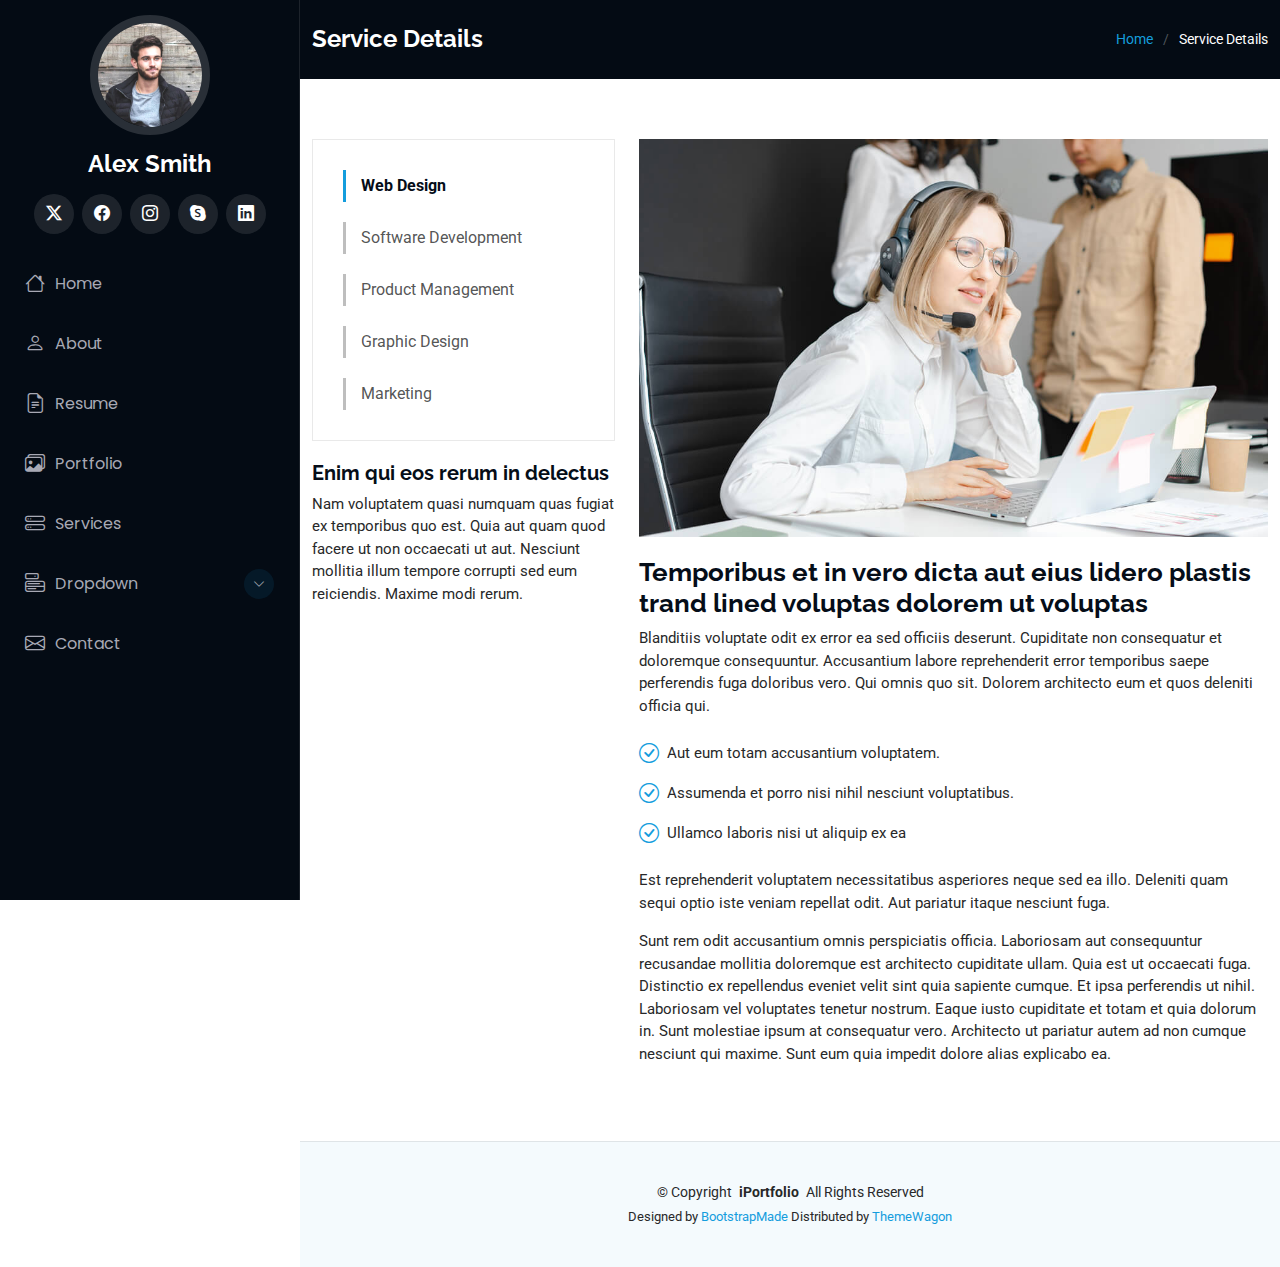
<file: service-details.html>
<!DOCTYPE html>
<html lang="en">

<head>
  <meta charset="utf-8">
  <meta content="width=device-width, initial-scale=1.0" name="viewport">
  <title>Service Details - iPortfolio Bootstrap Template</title>
  <meta content="" name="description">
  <meta content="" name="keywords">

  <!-- Favicons -->
  <link href="assets/img/favicon.png" rel="icon">
  <link href="assets/img/apple-touch-icon.png" rel="apple-touch-icon">

  <!-- Fonts -->
  <link href="https://fonts.googleapis.com" rel="preconnect">
  <link href="https://fonts.gstatic.com" rel="preconnect" crossorigin>
  <link href="https://fonts.googleapis.com/css2?family=Roboto:ital,wght@0,100;0,300;0,400;0,500;0,700;0,900;1,100;1,300;1,400;1,500;1,700;1,900&family=Poppins:ital,wght@0,100;0,200;0,300;0,400;0,500;0,600;0,700;0,800;0,900;1,100;1,200;1,300;1,400;1,500;1,600;1,700;1,800;1,900&family=Raleway:ital,wght@0,100;0,200;0,300;0,400;0,500;0,600;0,700;0,800;0,900;1,100;1,200;1,300;1,400;1,500;1,600;1,700;1,800;1,900&display=swap" rel="stylesheet">

  <!-- Vendor CSS Files -->
  <link href="assets/vendor/bootstrap/css/bootstrap.min.css" rel="stylesheet">
  <link href="assets/vendor/bootstrap-icons/bootstrap-icons.css" rel="stylesheet">
  <link href="assets/vendor/aos/aos.css" rel="stylesheet">
  <link href="assets/vendor/glightbox/css/glightbox.min.css" rel="stylesheet">
  <link href="assets/vendor/swiper/swiper-bundle.min.css" rel="stylesheet">

  <!-- Main CSS File -->
  <link href="assets/css/main.css" rel="stylesheet">

  <!-- =======================================================
  * Template Name: iPortfolio
  * Template URL: https://bootstrapmade.com/iportfolio-bootstrap-portfolio-websites-template/
  * Updated: Jun 29 2024 with Bootstrap v5.3.3
  * Author: BootstrapMade.com
  * License: https://bootstrapmade.com/license/
  ======================================================== -->
</head>

<body class="service-details-page">

  <header id="header" class="header dark-background d-flex flex-column">
    <i class="header-toggle d-xl-none bi bi-list"></i>

    <div class="profile-img">
      <img src="assets/img/my-profile-img.jpg" alt="" class="img-fluid rounded-circle">
    </div>

    <a href="index.html" class="logo d-flex align-items-center justify-content-center">
      <!-- Uncomment the line below if you also wish to use an image logo -->
      <!-- <img src="assets/img/logo.png" alt=""> -->
      <h1 class="sitename">Alex Smith</h1>
    </a>

    <div class="social-links text-center">
      <a href="#" class="twitter"><i class="bi bi-twitter-x"></i></a>
      <a href="#" class="facebook"><i class="bi bi-facebook"></i></a>
      <a href="#" class="instagram"><i class="bi bi-instagram"></i></a>
      <a href="#" class="google-plus"><i class="bi bi-skype"></i></a>
      <a href="#" class="linkedin"><i class="bi bi-linkedin"></i></a>
    </div>

    <nav id="navmenu" class="navmenu">
      <ul>
        <li><a href="#hero"><i class="bi bi-house navicon"></i>Home</a></li>
        <li><a href="#about"><i class="bi bi-person navicon"></i> About</a></li>
        <li><a href="#resume"><i class="bi bi-file-earmark-text navicon"></i> Resume</a></li>
        <li><a href="#portfolio"><i class="bi bi-images navicon"></i> Portfolio</a></li>
        <li><a href="#services"><i class="bi bi-hdd-stack navicon"></i> Services</a></li>
        <li class="dropdown"><a href="#"><i class="bi bi-menu-button navicon"></i> <span>Dropdown</span> <i class="bi bi-chevron-down toggle-dropdown"></i></a>
          <ul>
            <li><a href="#">Dropdown 1</a></li>
            <li class="dropdown"><a href="#"><span>Deep Dropdown</span> <i class="bi bi-chevron-down toggle-dropdown"></i></a>
              <ul>
                <li><a href="#">Deep Dropdown 1</a></li>
                <li><a href="#">Deep Dropdown 2</a></li>
                <li><a href="#">Deep Dropdown 3</a></li>
                <li><a href="#">Deep Dropdown 4</a></li>
                <li><a href="#">Deep Dropdown 5</a></li>
              </ul>
            </li>
            <li><a href="#">Dropdown 2</a></li>
            <li><a href="#">Dropdown 3</a></li>
            <li><a href="#">Dropdown 4</a></li>
          </ul>
        </li>
        <li><a href="#contact"><i class="bi bi-envelope navicon"></i> Contact</a></li>
      </ul>
    </nav>

  </header>

  <main class="main">

    <!-- Page Title -->
    <div class="page-title dark-background">
      <div class="container d-lg-flex justify-content-between align-items-center">
        <h1 class="mb-2 mb-lg-0">Service Details</h1>
        <nav class="breadcrumbs">
          <ol>
            <li><a href="index.html">Home</a></li>
            <li class="current">Service Details</li>
          </ol>
        </nav>
      </div>
    </div><!-- End Page Title -->

    <!-- Service Details Section -->
    <section id="service-details" class="service-details section">

      <div class="container">

        <div class="row gy-4">

          <div class="col-lg-4" data-aos="fade-up" data-aos-delay="100">
            <div class="services-list">
              <a href="#" class="active">Web Design</a>
              <a href="#">Software Development</a>
              <a href="#">Product Management</a>
              <a href="#">Graphic Design</a>
              <a href="#">Marketing</a>
            </div>

            <h4>Enim qui eos rerum in delectus</h4>
            <p>Nam voluptatem quasi numquam quas fugiat ex temporibus quo est. Quia aut quam quod facere ut non occaecati ut aut. Nesciunt mollitia illum tempore corrupti sed eum reiciendis. Maxime modi rerum.</p>
          </div>

          <div class="col-lg-8" data-aos="fade-up" data-aos-delay="200">
            <img src="assets/img/services.jpg" alt="" class="img-fluid services-img">
            <h3>Temporibus et in vero dicta aut eius lidero plastis trand lined voluptas dolorem ut voluptas</h3>
            <p>
              Blanditiis voluptate odit ex error ea sed officiis deserunt. Cupiditate non consequatur et doloremque consequuntur. Accusantium labore reprehenderit error temporibus saepe perferendis fuga doloribus vero. Qui omnis quo sit. Dolorem architecto eum et quos deleniti officia qui.
            </p>
            <ul>
              <li><i class="bi bi-check-circle"></i> <span>Aut eum totam accusantium voluptatem.</span></li>
              <li><i class="bi bi-check-circle"></i> <span>Assumenda et porro nisi nihil nesciunt voluptatibus.</span></li>
              <li><i class="bi bi-check-circle"></i> <span>Ullamco laboris nisi ut aliquip ex ea</span></li>
            </ul>
            <p>
              Est reprehenderit voluptatem necessitatibus asperiores neque sed ea illo. Deleniti quam sequi optio iste veniam repellat odit. Aut pariatur itaque nesciunt fuga.
            </p>
            <p>
              Sunt rem odit accusantium omnis perspiciatis officia. Laboriosam aut consequuntur recusandae mollitia doloremque est architecto cupiditate ullam. Quia est ut occaecati fuga. Distinctio ex repellendus eveniet velit sint quia sapiente cumque. Et ipsa perferendis ut nihil. Laboriosam vel voluptates tenetur nostrum. Eaque iusto cupiditate et totam et quia dolorum in. Sunt molestiae ipsum at consequatur vero. Architecto ut pariatur autem ad non cumque nesciunt qui maxime. Sunt eum quia impedit dolore alias explicabo ea.
            </p>
          </div>

        </div>

      </div>

    </section><!-- /Service Details Section -->

  </main>

  <footer id="footer" class="footer position-relative light-background">

    <div class="container">
      <div class="copyright text-center ">
        <p>© <span>Copyright</span> <strong class="px-1 sitename">iPortfolio</strong> <span>All Rights Reserved</span></p>
      </div>
      <div class="credits">
        <!-- All the links in the footer should remain intact. -->
        <!-- You can delete the links only if you've purchased the pro version. -->
        <!-- Licensing information: https://bootstrapmade.com/license/ -->
        <!-- Purchase the pro version with working PHP/AJAX contact form: [buy-url] -->
        Designed by <a href="https://bootstrapmade.com/">BootstrapMade</a> Distributed by <a href="https://themewagon.com">ThemeWagon</a>
      </div>
    </div>

  </footer>

  <!-- Scroll Top -->
  <a href="#" id="scroll-top" class="scroll-top d-flex align-items-center justify-content-center"><i class="bi bi-arrow-up-short"></i></a>

  <!-- Preloader -->
  <div id="preloader"></div>

  <!-- Vendor JS Files -->
  <script src="assets/vendor/bootstrap/js/bootstrap.bundle.min.js"></script>
  <script src="assets/vendor/php-email-form/validate.js"></script>
  <script src="assets/vendor/aos/aos.js"></script>
  <script src="assets/vendor/typed.js/typed.umd.js"></script>
  <script src="assets/vendor/purecounter/purecounter_vanilla.js"></script>
  <script src="assets/vendor/waypoints/noframework.waypoints.js"></script>
  <script src="assets/vendor/glightbox/js/glightbox.min.js"></script>
  <script src="assets/vendor/imagesloaded/imagesloaded.pkgd.min.js"></script>
  <script src="assets/vendor/isotope-layout/isotope.pkgd.min.js"></script>
  <script src="assets/vendor/swiper/swiper-bundle.min.js"></script>

  <!-- Main JS File -->
  <script src="assets/js/main.js"></script>

</body>

</html>
</file>
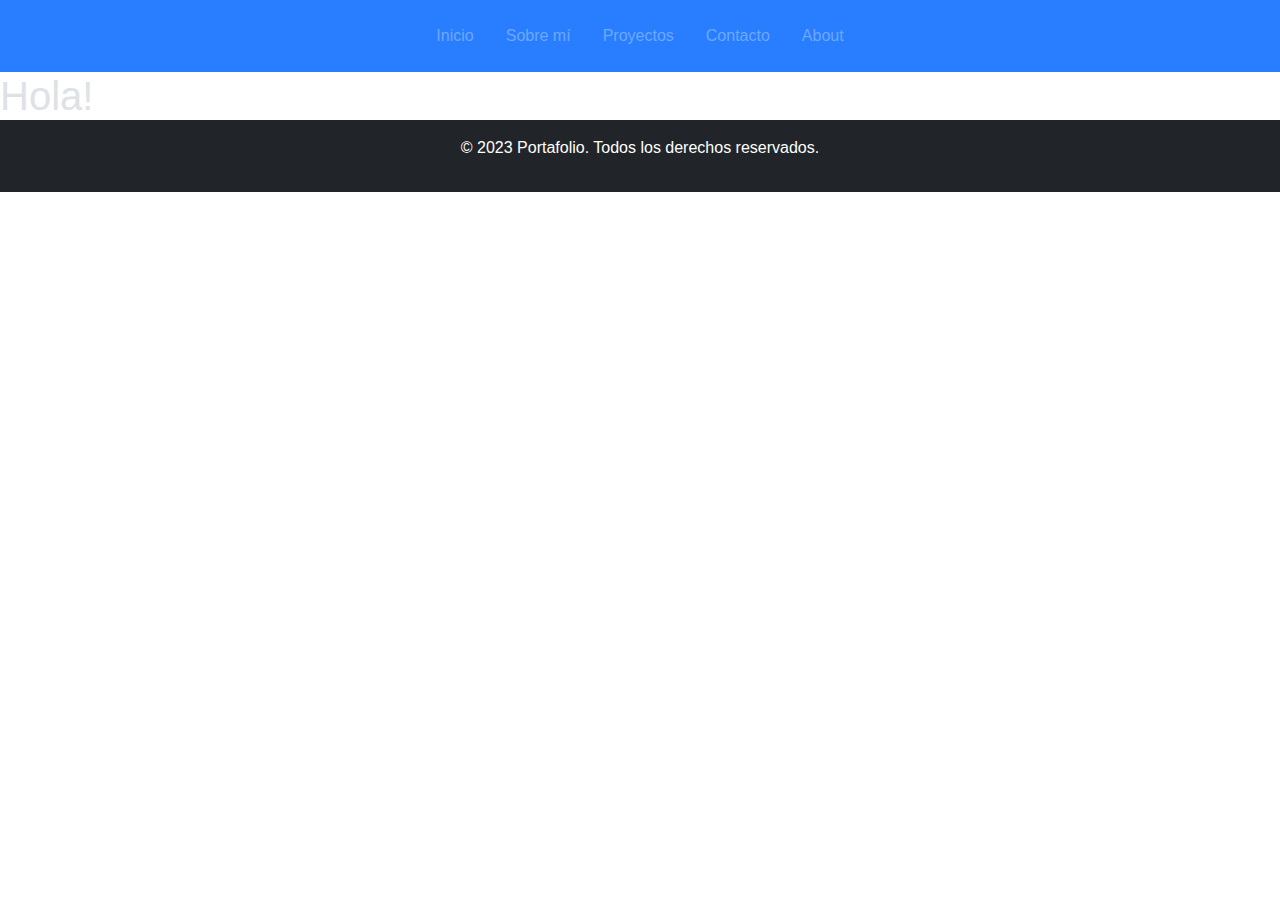
<file: sobremi.html>
<!DOCTYPE html>
<html lang="es" data-bs-theme="dark">
<head>
    <meta charset="UTF-8">
    <meta name="viewport" content="width=device-width, initial-scale=1.0">
    <link href="https://cdn.jsdelivr.net/npm/bootstrap@5.3.3/dist/css/bootstrap.min.css" rel="stylesheet" integrity="sha384-QWTKZyjpPEjISv5WaRU9OFeRpok6YctnYmDr5pNlyT2bRjXh0JMhjY6hW+ALEwIH" crossorigin="anonymous">
    <link rel="stylesheet" href="assets/css/styles.css">
    <link rel="scripts" href="assets/js/scripts.js">
    <title>Portafolio</title>
</head>
<body>
    <header class="d-flex justify-content-center py-3 data-bs-theme="dark"">
        <div>
            <ul class="nav nav-pills">
                <li class="nav-item "><a href="#" class="nav-link">Inicio</a></li>
                <li class="nav-item"><a href="#" class="nav-link">Sobre mí</a></li>
                <li class="nav-item"><a href="#" class="nav-link">Proyectos</a></li>
                <li class="nav-item"><a href="#" class="nav-link">Contacto</a></li>
                <li class="nav-item"><a href="#" class="nav-link">About</a></li>
            </ul>
        </div>
    </header>
    <div>
        <h1>Hola!</h1>
    </div>
    
    
    <!-- Pie de página -->
    <footer class="bg-dark text-white py-3">
      <div class="container text-center">
        <p>&copy; 2023 Portafolio. Todos los derechos reservados.</p>
      </div>
    </footer>
    
    <!-- Scripts de Bootstrap -->
    <script src="https://code.jquery.com/jquery-3.2.1.slim.min.js"></script>
    <script src="https://cdnjs.cloudflare.com/ajax/libs/popper.js/1.12.9/umd/popper.min.js"></script>
    <script src="https://maxcdn.bootstrapcdn.com/bootstrap/4.0.0/js/bootstrap.min.js"></script>
    <script src="assets/js/scripts.js"></script>
    <script src="https://platform.linkedin.com/badges/js/profile.js" async defer type="text/javascript"></script>
</body>
</html>
</file>
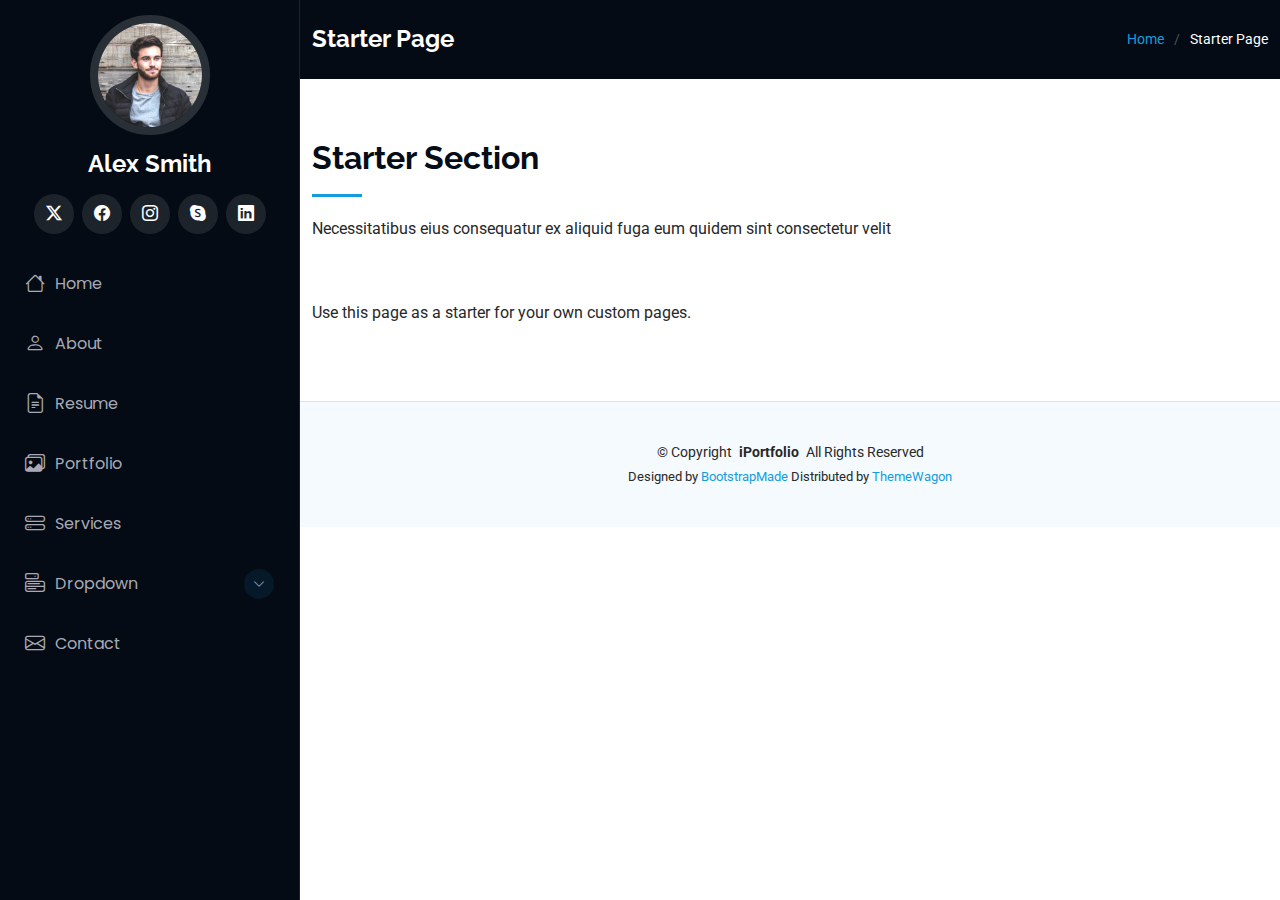
<file: starter-page.html>
<!DOCTYPE html>
<html lang="en">

<head>
  <meta charset="utf-8">
  <meta content="width=device-width, initial-scale=1.0" name="viewport">
  <title>Starter Page - iPortfolio Bootstrap Template</title>
  <meta content="" name="description">
  <meta content="" name="keywords">

  <!-- Favicons -->
  <link href="assets/img/favicon.png" rel="icon">
  <link href="assets/img/apple-touch-icon.png" rel="apple-touch-icon">

  <!-- Fonts -->
  <link href="https://fonts.googleapis.com" rel="preconnect">
  <link href="https://fonts.gstatic.com" rel="preconnect" crossorigin>
  <link href="https://fonts.googleapis.com/css2?family=Roboto:ital,wght@0,100;0,300;0,400;0,500;0,700;0,900;1,100;1,300;1,400;1,500;1,700;1,900&family=Poppins:ital,wght@0,100;0,200;0,300;0,400;0,500;0,600;0,700;0,800;0,900;1,100;1,200;1,300;1,400;1,500;1,600;1,700;1,800;1,900&family=Raleway:ital,wght@0,100;0,200;0,300;0,400;0,500;0,600;0,700;0,800;0,900;1,100;1,200;1,300;1,400;1,500;1,600;1,700;1,800;1,900&display=swap" rel="stylesheet">

  <!-- Vendor CSS Files -->
  <link href="assets/vendor/bootstrap/css/bootstrap.min.css" rel="stylesheet">
  <link href="assets/vendor/bootstrap-icons/bootstrap-icons.css" rel="stylesheet">
  <link href="assets/vendor/aos/aos.css" rel="stylesheet">
  <link href="assets/vendor/glightbox/css/glightbox.min.css" rel="stylesheet">
  <link href="assets/vendor/swiper/swiper-bundle.min.css" rel="stylesheet">

  <!-- Main CSS File -->
  <link href="assets/css/main.css" rel="stylesheet">

  <!-- =======================================================
  * Template Name: iPortfolio
  * Template URL: https://bootstrapmade.com/iportfolio-bootstrap-portfolio-websites-template/
  * Updated: Jun 29 2024 with Bootstrap v5.3.3
  * Author: BootstrapMade.com
  * License: https://bootstrapmade.com/license/
  ======================================================== -->
</head>

<body class="starter-page-page">

  <header id="header" class="header dark-background d-flex flex-column">
    <i class="header-toggle d-xl-none bi bi-list"></i>

    <div class="profile-img">
      <img src="assets/img/my-profile-img.jpg" alt="" class="img-fluid rounded-circle">
    </div>

    <a href="index.html" class="logo d-flex align-items-center justify-content-center">
      <!-- Uncomment the line below if you also wish to use an image logo -->
      <!-- <img src="assets/img/logo.png" alt=""> -->
      <h1 class="sitename">Alex Smith</h1>
    </a>

    <div class="social-links text-center">
      <a href="#" class="twitter"><i class="bi bi-twitter-x"></i></a>
      <a href="#" class="facebook"><i class="bi bi-facebook"></i></a>
      <a href="#" class="instagram"><i class="bi bi-instagram"></i></a>
      <a href="#" class="google-plus"><i class="bi bi-skype"></i></a>
      <a href="#" class="linkedin"><i class="bi bi-linkedin"></i></a>
    </div>

    <nav id="navmenu" class="navmenu">
      <ul>
        <li><a href="#hero"><i class="bi bi-house navicon"></i>Home</a></li>
        <li><a href="#about"><i class="bi bi-person navicon"></i> About</a></li>
        <li><a href="#resume"><i class="bi bi-file-earmark-text navicon"></i> Resume</a></li>
        <li><a href="#portfolio"><i class="bi bi-images navicon"></i> Portfolio</a></li>
        <li><a href="#services"><i class="bi bi-hdd-stack navicon"></i> Services</a></li>
        <li class="dropdown"><a href="#"><i class="bi bi-menu-button navicon"></i> <span>Dropdown</span> <i class="bi bi-chevron-down toggle-dropdown"></i></a>
          <ul>
            <li><a href="#">Dropdown 1</a></li>
            <li class="dropdown"><a href="#"><span>Deep Dropdown</span> <i class="bi bi-chevron-down toggle-dropdown"></i></a>
              <ul>
                <li><a href="#">Deep Dropdown 1</a></li>
                <li><a href="#">Deep Dropdown 2</a></li>
                <li><a href="#">Deep Dropdown 3</a></li>
                <li><a href="#">Deep Dropdown 4</a></li>
                <li><a href="#">Deep Dropdown 5</a></li>
              </ul>
            </li>
            <li><a href="#">Dropdown 2</a></li>
            <li><a href="#">Dropdown 3</a></li>
            <li><a href="#">Dropdown 4</a></li>
          </ul>
        </li>
        <li><a href="#contact"><i class="bi bi-envelope navicon"></i> Contact</a></li>
      </ul>
    </nav>

  </header>

  <main class="main">

    <!-- Page Title -->
    <div class="page-title dark-background">
      <div class="container d-lg-flex justify-content-between align-items-center">
        <h1 class="mb-2 mb-lg-0">Starter Page</h1>
        <nav class="breadcrumbs">
          <ol>
            <li><a href="index.html">Home</a></li>
            <li class="current">Starter Page</li>
          </ol>
        </nav>
      </div>
    </div><!-- End Page Title -->

    <!-- Starter Section Section -->
    <section id="starter-section" class="starter-section section">

      <!-- Section Title -->
      <div class="container section-title" data-aos="fade-up">
        <h2>Starter Section</h2>
        <p>Necessitatibus eius consequatur ex aliquid fuga eum quidem sint consectetur velit</p>
      </div><!-- End Section Title -->

      <div class="container" data-aos="fade-up">
        <p>Use this page as a starter for your own custom pages.</p>
      </div>

    </section><!-- /Starter Section Section -->

  </main>

  <footer id="footer" class="footer position-relative light-background">

    <div class="container">
      <div class="copyright text-center ">
        <p>© <span>Copyright</span> <strong class="px-1 sitename">iPortfolio</strong> <span>All Rights Reserved</span></p>
      </div>
      <div class="credits">
        <!-- All the links in the footer should remain intact. -->
        <!-- You can delete the links only if you've purchased the pro version. -->
        <!-- Licensing information: https://bootstrapmade.com/license/ -->
        <!-- Purchase the pro version with working PHP/AJAX contact form: [buy-url] -->
        Designed by <a href="https://bootstrapmade.com/">BootstrapMade</a> Distributed by <a href="https://themewagon.com">ThemeWagon</a>
      </div>
    </div>

  </footer>

  <!-- Scroll Top -->
  <a href="#" id="scroll-top" class="scroll-top d-flex align-items-center justify-content-center"><i class="bi bi-arrow-up-short"></i></a>

  <!-- Preloader -->
  <div id="preloader"></div>

  <!-- Vendor JS Files -->
  <script src="assets/vendor/bootstrap/js/bootstrap.bundle.min.js"></script>
  <script src="assets/vendor/php-email-form/validate.js"></script>
  <script src="assets/vendor/aos/aos.js"></script>
  <script src="assets/vendor/typed.js/typed.umd.js"></script>
  <script src="assets/vendor/purecounter/purecounter_vanilla.js"></script>
  <script src="assets/vendor/waypoints/noframework.waypoints.js"></script>
  <script src="assets/vendor/glightbox/js/glightbox.min.js"></script>
  <script src="assets/vendor/imagesloaded/imagesloaded.pkgd.min.js"></script>
  <script src="assets/vendor/isotope-layout/isotope.pkgd.min.js"></script>
  <script src="assets/vendor/swiper/swiper-bundle.min.js"></script>

  <!-- Main JS File -->
  <script src="assets/js/main.js"></script>

</body>

</html>
</file>
<file: assets/css/styles.css>
body {
    font-family: sans-serif;
    margin: 0;
    padding: 0;
    background-color: #ffffff;
}

header {
    background-color: #287eff;
    color: #fff;
    padding: 20px;
    text-align: center;
}

h1 {
    margin: 0;
}

main {
    padding: 20px;
}

section {
    margin-bottom: 20px;
}

h2 {
    font-size: 20px;
    margin-bottom: 10px;
}

.proyecto {
    border: 1px solid #ccc;
    padding: 10px;
    margin-bottom: 10px;
}

.proyecto img {
    width: 100%;
    height: auto;
    margin-bottom: 10px;
}

footer {
    background-color: #333;
    color: #fff;
    padding: 20px;
    text-align: center;
}
</file>
<file: assets/css/main.css>
/**
* Template Name: iPortfolio
* Template URL: https://bootstrapmade.com/iportfolio-bootstrap-portfolio-websites-template/
* Updated: Jun 29 2024 with Bootstrap v5.3.3
* Author: BootstrapMade.com
* License: https://bootstrapmade.com/license/
*/

/*--------------------------------------------------------------
# Font & Color Variables
# Help: https://bootstrapmade.com/color-system/
--------------------------------------------------------------*/
/* Fonts */
:root {
  --default-font: "Roboto",  system-ui, -apple-system, "Segoe UI", Roboto, "Helvetica Neue", Arial, "Noto Sans", "Liberation Sans", sans-serif, "Apple Color Emoji", "Segoe UI Emoji", "Segoe UI Symbol", "Noto Color Emoji";
  --heading-font: "Raleway",  sans-serif;
  --nav-font: "Poppins",  sans-serif;
}

/* Global Colors - The following color variables are used throughout the website. Updating them here will change the color scheme of the entire website */
:root { 
  --background-color: #ffffff; /* Background color for the entire website, including individual sections */
  --default-color: #272829; /* Default color used for the majority of the text content across the entire website */
  --heading-color: #050d18; /* Color for headings, subheadings and title throughout the website */
  --accent-color: #149ddd; /* Accent color that represents your brand on the website. It's used for buttons, links, and other elements that need to stand out */
  --surface-color: #ffffff; /* The surface color is used as a background of boxed elements within sections, such as cards, icon boxes, or other elements that require a visual separation from the global background. */
  --contrast-color: #ffffff; /* Contrast color for text, ensuring readability against backgrounds of accent, heading, or default colors. */
}

/* Nav Menu Colors - The following color variables are used specifically for the navigation menu. They are separate from the global colors to allow for more customization options */
:root {
  --nav-color: #a8a9b4;  /* The default color of the main navmenu links */
  --nav-hover-color: #ffffff; /* Applied to main navmenu links when they are hovered over or active */
  --nav-mobile-background-color: #040b14; /* Used as the background color for mobile navigation menu */
  --nav-dropdown-background-color: #040b14; /* Used as the background color for dropdown items that appear when hovering over primary navigation items */
  --nav-dropdown-color: #a8a9b4; /* Used for navigation links of the dropdown items in the navigation menu. */
  --nav-dropdown-hover-color: #ffffff; /* Similar to --nav-hover-color, this color is applied to dropdown navigation links when they are hovered over. */
}

/* Color Presets - These classes override global colors when applied to any section or element, providing reuse of the sam color scheme. */

.light-background {
  --background-color: #f4fafd;
  --surface-color: #ffffff;
}

.dark-background {
  --background-color: #040b14;
  --default-color: #ffffff;
  --heading-color: #ffffff;
  --surface-color: #151f2b;
  --contrast-color: #ffffff;
}

/* Smooth scroll */
:root {
  scroll-behavior: smooth;
}

/*--------------------------------------------------------------
# General Styling & Shared Classes
--------------------------------------------------------------*/
body {
  color: var(--default-color);
  background-color: var(--background-color);
  font-family: var(--default-font);
}

a {
  color: var(--accent-color);
  text-decoration: none;
  transition: 0.3s;
}

a:hover {
  color: color-mix(in srgb, var(--accent-color), transparent 25%);
  text-decoration: none;
}

h1,
h2,
h3,
h4,
h5,
h6 {
  color: var(--heading-color);
  font-family: var(--heading-font);
}

/* PHP Email Form Messages
------------------------------*/
.php-email-form .error-message {
  display: none;
  background: #df1529;
  color: #ffffff;
  text-align: left;
  padding: 15px;
  margin-bottom: 24px;
  font-weight: 600;
}

.php-email-form .sent-message {
  display: none;
  color: #ffffff;
  background: #059652;
  text-align: center;
  padding: 15px;
  margin-bottom: 24px;
  font-weight: 600;
}

.php-email-form .loading {
  display: none;
  background: var(--surface-color);
  text-align: center;
  padding: 15px;
  margin-bottom: 24px;
}

.php-email-form .loading:before {
  content: "";
  display: inline-block;
  border-radius: 50%;
  width: 24px;
  height: 24px;
  margin: 0 10px -6px 0;
  border: 3px solid var(--accent-color);
  border-top-color: var(--surface-color);
  animation: php-email-form-loading 1s linear infinite;
}

@keyframes php-email-form-loading {
  0% {
    transform: rotate(0deg);
  }

  100% {
    transform: rotate(360deg);
  }
}

/*--------------------------------------------------------------
# Global Header
--------------------------------------------------------------*/
.header {
  color: var(--default-color);
  background-color: var(--background-color);
  position: fixed;
  top: 0;
  left: 0;
  bottom: 0;
  padding: 0 15px;
  width: 300px;
  transition: all ease-in-out 0.3s;
  overflow-y: auto;
  z-index: 997;
  border-right: 1px solid color-mix(in srgb, var(--default-color), transparent 90%);
}

.header .profile-img img {
  margin: 15px auto;
  display: block;
  width: 120px;
  border: 8px solid color-mix(in srgb, var(--default-color), transparent 85%);
}

.header .logo {
  line-height: 1;
  margin-bottom: 15px;
}

.header .logo img {
  max-height: 32px;
  margin-right: 8px;
}

.header .logo h1 {
  font-size: 24px;
  margin: 0;
  font-weight: 700;
  color: var(--heading-color);
}

.header .social-links {
  margin: 0 0 20px 0;
}

.header .social-links a {
  font-size: 16px;
  display: inline-flex;
  align-items: center;
  justify-content: center;
  background: color-mix(in srgb, var(--default-color), transparent 90%);
  color: var(--default-color);
  margin: 0 2px;
  border-radius: 50%;
  text-align: center;
  width: 40px;
  height: 40px;
  transition: 0.3s;
}

.header .social-links a:hover {
  color: var(--contrast-color);
  background: var(--accent-color);
}

@media (min-width: 1200px) {

  .header~main,
  .header~#footer {
    margin-left: 300px;
  }
}

@media (max-width: 1199px) {
  .header {
    left: -100%;
  }
}

.header.header-show {
  left: 0;
}

.header .header-toggle {
  color: var(--contrast-color);
  background-color: var(--accent-color);
  font-size: 22px;
  display: flex;
  align-items: center;
  justify-content: center;
  width: 40px;
  height: 40px;
  border-radius: 50%;
  cursor: pointer;
  position: fixed;
  top: 15px;
  right: 15px;
  z-index: 9999;
  transition: background-color 0.3s;
}

.header .header-toggle:hover {
  color: var(--contrast-color);
  background-color: color-mix(in srgb, var(--accent-color) 90%, white 15%);
}

/*--------------------------------------------------------------
# Navigation Menu
--------------------------------------------------------------*/
.mobile-nav-toggle {
  display: none;
}

.navmenu {
  padding: 0;
  z-index: 9997;
}

.navmenu ul {
  list-style: none;
  padding: 0 0 20px 0;
  margin: 0;
}

.navmenu a,
.navmenu a:focus {
  color: var(--nav-color);
  padding: 15px 10px;
  font-family: var(--nav-font);
  font-size: 16px;
  font-weight: 400;
  display: flex;
  align-items: center;
  white-space: nowrap;
  transition: 0.3s;
  width: 100%;
}

.navmenu a .navicon,
.navmenu a:focus .navicon {
  font-size: 20px;
  margin-right: 10px;
}

.navmenu a .toggle-dropdown,
.navmenu a:focus .toggle-dropdown {
  font-size: 12px;
  line-height: 0;
  margin-left: auto;
  width: 30px;
  height: 30px;
  display: flex;
  align-items: center;
  justify-content: center;
  border-radius: 50%;
  transition: 0.3s;
  flex-shrink: 0;
  background-color: color-mix(in srgb, var(--accent-color), transparent 90%);
}

.navmenu a .toggle-dropdown:hover,
.navmenu a:focus .toggle-dropdown:hover {
  background-color: var(--accent-color);
  color: var(--contrast-color);
}

.navmenu a:hover,
.navmenu .active,
.navmenu .active:focus {
  color: var(--nav-hover-color);
}

.navmenu a:hover .navicon,
.navmenu .active .navicon,
.navmenu .active:focus .navicon {
  color: var(--accent-color);
}

.navmenu .active .toggle-dropdown,
.navmenu .active:focus .toggle-dropdown {
  background-color: var(--accent-color);
  color: var(--contrast-color);
  transform: rotate(180deg);
}

.navmenu .dropdown {
  display: block;
}

.navmenu .dropdown a,
.navmenu .dropdown a:focus {
  color: --nav-dropdown-color;
}

.navmenu .dropdown a:hover,
.navmenu .dropdown .active,
.navmenu .dropdown .active:focus {
  color: var(--nav-dropdown-hover-color);
}

.navmenu .dropdown ul {
  position: static;
  display: none;
  z-index: 99;
  padding: 5px 10px;
  margin: 5px 10px;
  background-color: var(--nav-dropdown-background-color);
  border: 1px solid color-mix(in srgb, var(--default-color), transparent 90%);
  box-shadow: none;
  transition: all 0.5s ease-in-out;
}

.navmenu .dropdown ul ul {
  background-color: rgba(33, 37, 41, 0.1);
}

.navmenu .dropdown>.dropdown-active {
  display: block;
  background-color: rgba(33, 37, 41, 0.03);
}

/*--------------------------------------------------------------
# Global Footer
--------------------------------------------------------------*/
.footer {
  color: var(--default-color);
  background-color: var(--background-color);
  font-size: 14px;
  padding: 40px 0;
  position: relative;
  border-top: 1px solid color-mix(in srgb, var(--default-color), transparent 90%);
}

.footer .copyright p {
  margin-bottom: 0;
}

.footer .credits {
  margin-top: 4px;
  font-size: 13px;
  text-align: center;
}

/*--------------------------------------------------------------
# Preloader
--------------------------------------------------------------*/
#preloader {
  position: fixed;
  inset: 0;
  z-index: 999999;
  overflow: hidden;
  background: var(--background-color);
  transition: all 0.6s ease-out;
}

#preloader:before {
  content: "";
  position: fixed;
  top: calc(50% - 30px);
  left: calc(50% - 30px);
  border: 6px solid #ffffff;
  border-color: var(--accent-color) transparent var(--accent-color) transparent;
  border-radius: 50%;
  width: 60px;
  height: 60px;
  animation: animate-preloader 1.5s linear infinite;
}

@keyframes animate-preloader {
  0% {
    transform: rotate(0deg);
  }

  100% {
    transform: rotate(360deg);
  }
}

/*--------------------------------------------------------------
# Scroll Top Button
--------------------------------------------------------------*/
.scroll-top {
  position: fixed;
  visibility: hidden;
  opacity: 0;
  right: 15px;
  bottom: -15px;
  z-index: 99999;
  background-color: var(--accent-color);
  width: 44px;
  height: 44px;
  border-radius: 50px;
  transition: all 0.4s;
}

.scroll-top i {
  font-size: 24px;
  color: var(--contrast-color);
  line-height: 0;
}

.scroll-top:hover {
  background-color: color-mix(in srgb, var(--accent-color), transparent 20%);
  color: var(--contrast-color);
}

.scroll-top.active {
  visibility: visible;
  opacity: 1;
  bottom: 15px;
}

/*--------------------------------------------------------------
# Disable aos animation delay on mobile devices
--------------------------------------------------------------*/
@media screen and (max-width: 768px) {
  [data-aos-delay] {
    transition-delay: 0 !important;
  }
}

/*--------------------------------------------------------------
# Global Page Titles & Breadcrumbs
--------------------------------------------------------------*/
.page-title {
  color: var(--default-color);
  background-color: var(--background-color);
  padding: 25px 0;
  position: relative;
}

.page-title h1 {
  font-size: 24px;
  font-weight: 700;
}

.page-title .breadcrumbs ol {
  display: flex;
  flex-wrap: wrap;
  list-style: none;
  padding: 0;
  margin: 0;
  font-size: 14px;
  font-weight: 400;
}

.page-title .breadcrumbs ol li+li {
  padding-left: 10px;
}

.page-title .breadcrumbs ol li+li::before {
  content: "/";
  display: inline-block;
  padding-right: 10px;
  color: color-mix(in srgb, var(--default-color), transparent 70%);
}

/*--------------------------------------------------------------
# Global Sections
--------------------------------------------------------------*/
section,
.section {
  color: var(--default-color);
  background-color: var(--background-color);
  padding: 60px 0;
  overflow: clip;
}

/*--------------------------------------------------------------
# Global Section Titles
--------------------------------------------------------------*/
.section-title {
  padding-bottom: 60px;
  position: relative;
}

.section-title h2 {
  font-size: 32px;
  font-weight: 700;
  margin-bottom: 20px;
  padding-bottom: 20px;
  position: relative;
}

.section-title h2:after {
  content: "";
  position: absolute;
  display: block;
  width: 50px;
  height: 3px;
  background: var(--accent-color);
  left: 0;
  bottom: 0;
}

.section-title p {
  margin-bottom: 0;
}

/*--------------------------------------------------------------
# Hero Section
--------------------------------------------------------------*/
.hero {
  width: 100%;
  min-height: 100vh;
  position: relative;
  padding: 80px 0;
  display: flex;
  align-items: center;
  justify-content: center;
}

.hero img {
  position: absolute;
  inset: 0;
  display: block;
  width: 100%;
  height: 100%;
  object-fit: cover;
  z-index: 1;
}

.hero:before {
  content: "";
  background: color-mix(in srgb, var(--background-color), transparent 70%);
  position: absolute;
  inset: 0;
  z-index: 2;
}

.hero .container {
  position: relative;
  z-index: 3;
}

.hero h2 {
  margin: 0;
  font-size: 64px;
  font-weight: 700;
}

.hero p {
  margin: 5px 0 0 0;
  font-size: 26px;
}

.hero p span {
  letter-spacing: 1px;
  border-bottom: 2px solid var(--accent-color);
}

.hero .social-links {
  margin-top: 25px;
}

.hero .social-links a {
  font-size: 24px;
  display: inline-block;
  color: color-mix(in srgb, var(--default-color), transparent 50%);
  line-height: 1;
  margin-right: 20px;
  transition: 0.3s;
}

.hero .social-links a:hover {
  color: var(--accent-color);
}

@media (max-width: 768px) {
  .hero h2 {
    font-size: 32px;
  }

  .hero p {
    font-size: 20px;
  }
}

/*--------------------------------------------------------------
# About Section
--------------------------------------------------------------*/
.about .content h2 {
  font-weight: 700;
  font-size: 24px;
}

.about .content ul {
  list-style: none;
  padding: 0;
}

.about .content ul li {
  margin-bottom: 20px;
  display: flex;
  align-items: center;
}

.about .content ul strong {
  margin-right: 10px;
}

.about .content ul i {
  font-size: 16px;
  margin-right: 5px;
  color: var(--accent-color);
  line-height: 0;
}

/*--------------------------------------------------------------
# Stats Section
--------------------------------------------------------------*/
.stats .stats-item {
  padding: 30px;
  width: 100%;
}

.stats .stats-item i {
  color: var(--accent-color);
  display: block;
  font-size: 44px;
  float: left;
  line-height: 0;
}

.stats .stats-item .purecounter {
  color: var(--heading-color);
  font-size: 48px;
  line-height: 40px;
  display: block;
  font-weight: 700;
  margin-left: 60px;
}

.stats .stats-item p {
  color: color-mix(in srgb, var(--default-color), transparent 40%);
  padding: 15px 0 0 0;
  margin: 0 0 0 60px;
  font-family: var(--heading-font);
  font-size: 14px;
}

/*--------------------------------------------------------------
# Skills Section
--------------------------------------------------------------*/
.skills .progress {
  height: 60px;
  display: block;
  background: none;
  border-radius: 0;
}

.skills .progress .skill {
  color: var(--heading-color);
  padding: 0;
  margin: 0 0 6px 0;
  text-transform: uppercase;
  display: block;
  font-weight: 600;
  font-family: var(--heading-font);
}

.skills .progress .skill .val {
  float: right;
  font-style: normal;
}

.skills .progress-bar-wrap {
  background: color-mix(in srgb, var(--default-color), transparent 90%);
  height: 10px;
}

.skills .progress-bar {
  width: 1px;
  height: 10px;
  transition: 0.9s;
  background-color: var(--accent-color);
}

/*--------------------------------------------------------------
# Resume Section
--------------------------------------------------------------*/
.resume .resume-title {
  color: var(--heading-color);
  font-size: 26px;
  font-weight: 700;
  margin-top: 20px;
  margin-bottom: 20px;
}

.resume .resume-item {
  padding: 0 0 20px 20px;
  margin-top: -2px;
  border-left: 2px solid var(--accent-color);
  position: relative;
}

.resume .resume-item h4 {
  line-height: 18px;
  font-size: 18px;
  font-weight: 600;
  text-transform: uppercase;
  color: color-mix(in srgb, var(--default-color), transparent 20%);
  margin-bottom: 10px;
}

.resume .resume-item h5 {
  font-size: 16px;
  padding: 5px 15px;
  display: inline-block;
  font-weight: 600;
  margin-bottom: 10px;
}

.resume .resume-item ul {
  padding-left: 20px;
}

.resume .resume-item ul li {
  padding-bottom: 10px;
}

.resume .resume-item:last-child {
  padding-bottom: 0;
}

.resume .resume-item::before {
  content: "";
  position: absolute;
  width: 16px;
  height: 16px;
  border-radius: 50px;
  left: -9px;
  top: 0;
  background: var(--background-color);
  border: 2px solid var(--accent-color);
}

/*--------------------------------------------------------------
# Portfolio Section
--------------------------------------------------------------*/
.portfolio .portfolio-filters {
  padding: 0;
  margin: 0 auto 20px auto;
  list-style: none;
  text-align: center;
}

.portfolio .portfolio-filters li {
  cursor: pointer;
  display: inline-block;
  padding: 0;
  font-size: 14px;
  font-weight: 400;
  margin: 0 10px;
  line-height: 1;
  text-transform: uppercase;
  margin-bottom: 10px;
  transition: all 0.3s ease-in-out;
}

.portfolio .portfolio-filters li:hover,
.portfolio .portfolio-filters li.filter-active {
  color: var(--accent-color);
}

.portfolio .portfolio-filters li:first-child {
  margin-left: 0;
}

.portfolio .portfolio-filters li:last-child {
  margin-right: 0;
}

@media (max-width: 575px) {
  .portfolio .portfolio-filters li {
    font-size: 14px;
    margin: 0 5px;
  }
}

.portfolio .portfolio-content {
  position: relative;
  overflow: hidden;
}

.portfolio .portfolio-content img {
  transition: 0.3s;
}

.portfolio .portfolio-content .portfolio-info {
  opacity: 0;
  position: absolute;
  inset: 0;
  z-index: 3;
  transition: all ease-in-out 0.3s;
  background: rgba(0, 0, 0, 0.6);
  padding: 15px;
}

.portfolio .portfolio-content .portfolio-info h4 {
  font-size: 14px;
  padding: 5px 10px;
  font-weight: 400;
  color: #ffffff;
  display: inline-block;
  background-color: var(--accent-color);
}

.portfolio .portfolio-content .portfolio-info p {
  position: absolute;
  bottom: 10px;
  text-align: center;
  display: inline-block;
  left: 0;
  right: 0;
  font-size: 16px;
  font-weight: 600;
  color: rgba(255, 255, 255, 0.8);
}

.portfolio .portfolio-content .portfolio-info .preview-link,
.portfolio .portfolio-content .portfolio-info .details-link {
  position: absolute;
  left: calc(50% - 40px);
  font-size: 26px;
  top: calc(50% - 14px);
  color: #fff;
  transition: 0.3s;
  line-height: 1.2;
}

.portfolio .portfolio-content .portfolio-info .preview-link:hover,
.portfolio .portfolio-content .portfolio-info .details-link:hover {
  color: var(--accent-color);
}

.portfolio .portfolio-content .portfolio-info .details-link {
  left: 50%;
  font-size: 34px;
  line-height: 0;
}

.portfolio .portfolio-content:hover .portfolio-info {
  opacity: 1;
}

.portfolio .portfolio-content:hover img {
  transform: scale(1.1);
}

/*--------------------------------------------------------------
# Services Section
--------------------------------------------------------------*/
.services .service-item {
  position: relative;
}

.services .service-item .icon {
  background: var(--accent-color);
  display: flex;
  align-items: center;
  justify-content: center;
  width: 54px;
  height: 54px;
  border-radius: 50%;
  transition: 0.5s;
  border: 1px solid var(--accent-color);
  margin-right: 20px;
}

.services .service-item .icon i {
  color: var(--contrast-color);
  font-size: 24px;
  line-height: 0;
}

.services .service-item:hover .icon {
  background: var(--surface-color);
}

.services .service-item:hover .icon i {
  color: var(--accent-color);
}

.services .service-item .title {
  font-weight: 700;
  margin-bottom: 15px;
  font-size: 18px;
}

.services .service-item .title a {
  color: var(--heading-color);
}

.services .service-item .title a:hover {
  color: var(--accent-color);
}

.services .service-item .description {
  line-height: 24px;
  font-size: 14px;
}

/*--------------------------------------------------------------
# Testimonials Section
--------------------------------------------------------------*/
.testimonials .testimonials-carousel,
.testimonials .testimonials-slider {
  overflow: hidden;
}

.testimonials .testimonial-item {
  box-sizing: content-box;
  text-align: center;
  min-height: 320px;
}

.testimonials .testimonial-item .testimonial-img {
  width: 90px;
  border-radius: 50%;
  margin: 0 auto;
}

.testimonials .testimonial-item h3 {
  font-size: 18px;
  font-weight: bold;
  margin: 10px 0 5px 0;
}

.testimonials .testimonial-item h4 {
  font-size: 14px;
  color: color-mix(in srgb, var(--default-color), transparent 20%);
  margin: 0;
}

.testimonials .testimonial-item .quote-icon-left,
.testimonials .testimonial-item .quote-icon-right {
  color: color-mix(in srgb, var(--accent-color), transparent 40%);
  font-size: 26px;
  line-height: 0;
}

.testimonials .testimonial-item .quote-icon-left {
  display: inline-block;
  left: -5px;
  position: relative;
}

.testimonials .testimonial-item .quote-icon-right {
  display: inline-block;
  right: -5px;
  position: relative;
  top: 10px;
  transform: scale(-1, -1);
}

.testimonials .testimonial-item p {
  font-style: italic;
  margin: 0 15px 15px 15px;
  padding: 20px;
  background-color: var(--surface-color);
  position: relative;
  margin-bottom: 35px;
  border-radius: 6px;
  box-shadow: 0px 2px 15px rgba(0, 0, 0, 0.1);
}

.testimonials .testimonial-item p::after {
  content: "";
  width: 0;
  height: 0;
  border-top: 20px solid var(--surface-color);
  border-right: 20px solid transparent;
  border-left: 20px solid transparent;
  position: absolute;
  bottom: -20px;
  left: calc(50% - 20px);
}

.testimonials .swiper-wrapper {
  height: auto;
}

.testimonials .swiper-pagination {
  margin-top: 40px;
  position: relative;
}

.testimonials .swiper-pagination .swiper-pagination-bullet {
  width: 12px;
  height: 12px;
  background-color: var(--background-color);
  opacity: 1;
  border: 1px solid var(--accent-color);
}

.testimonials .swiper-pagination .swiper-pagination-bullet-active {
  background-color: var(--accent-color);
}

/*--------------------------------------------------------------
# Contact Section
--------------------------------------------------------------*/
.contact .info-wrap {
  background-color: var(--surface-color);
  box-shadow: 0px 0px 20px rgba(0, 0, 0, 0.1);
  padding: 30px;
}

@media (max-width: 575px) {
  .contact .info-wrap {
    padding: 20px;
  }
}

.contact .info-item {
  margin-bottom: 40px;
}

.contact .info-item i {
  font-size: 20px;
  color: var(--accent-color);
  background: color-mix(in srgb, var(--accent-color), transparent 92%);
  width: 44px;
  height: 44px;
  display: flex;
  justify-content: center;
  align-items: center;
  border-radius: 50px;
  transition: all 0.3s ease-in-out;
  margin-right: 15px;
}

.contact .info-item h3 {
  padding: 0;
  font-size: 18px;
  font-weight: 700;
  margin-bottom: 5px;
}

.contact .info-item p {
  padding: 0;
  margin-bottom: 0;
  font-size: 14px;
}

.contact .info-item:hover i {
  background: var(--accent-color);
  color: var(--contrast-color);
}

.contact .php-email-form {
  background-color: var(--surface-color);
  height: 100%;
  padding: 30px;
  box-shadow: 0px 0px 20px rgba(0, 0, 0, 0.1);
}

@media (max-width: 575px) {
  .contact .php-email-form {
    padding: 20px;
  }
}

.contact .php-email-form input[type=text],
.contact .php-email-form input[type=email],
.contact .php-email-form textarea {
  font-size: 14px;
  padding: 10px 15px;
  box-shadow: none;
  border-radius: 0;
  color: var(--default-color);
  background-color: var(--surface-color);
  border-color: color-mix(in srgb, var(--default-color), transparent 80%);
}

.contact .php-email-form input[type=text]:focus,
.contact .php-email-form input[type=email]:focus,
.contact .php-email-form textarea:focus {
  border-color: var(--accent-color);
}

.contact .php-email-form input[type=text]::placeholder,
.contact .php-email-form input[type=email]::placeholder,
.contact .php-email-form textarea::placeholder {
  color: color-mix(in srgb, var(--default-color), transparent 70%);
}

.contact .php-email-form button[type=submit] {
  color: var(--contrast-color);
  background: var(--accent-color);
  border: 0;
  padding: 10px 30px;
  transition: 0.4s;
  border-radius: 50px;
}

.contact .php-email-form button[type=submit]:hover {
  background: color-mix(in srgb, var(--accent-color), transparent 25%);
}

/*--------------------------------------------------------------
# Portfolio Details Section
--------------------------------------------------------------*/
.portfolio-details .portfolio-details-slider img {
  width: 100%;
}

.portfolio-details .portfolio-details-slider .swiper-pagination {
  margin-top: 20px;
  position: relative;
}

.portfolio-details .portfolio-details-slider .swiper-pagination .swiper-pagination-bullet {
  width: 12px;
  height: 12px;
  background-color: color-mix(in srgb, var(--default-color), transparent 85%);
  opacity: 1;
}

.portfolio-details .portfolio-details-slider .swiper-pagination .swiper-pagination-bullet-active {
  background-color: var(--accent-color);
}

.portfolio-details .portfolio-info {
  padding: 30px;
  box-shadow: 0px 0 30px rgba(0, 0, 0, 0.1);
}

.portfolio-details .portfolio-info h3 {
  font-size: 22px;
  font-weight: 700;
  margin-bottom: 20px;
  padding-bottom: 20px;
  border-bottom: 1px solid color-mix(in srgb, var(--default-color), transparent 85%);
}

.portfolio-details .portfolio-info ul {
  list-style: none;
  padding: 0;
  font-size: 15px;
}

.portfolio-details .portfolio-info ul li+li {
  margin-top: 10px;
}

.portfolio-details .portfolio-description {
  padding-top: 30px;
}

.portfolio-details .portfolio-description h2 {
  font-size: 26px;
  font-weight: 700;
  margin-bottom: 20px;
}

.portfolio-details .portfolio-description p {
  padding: 0;
  color: color-mix(in srgb, var(--default-color), transparent 30%);
}

/*--------------------------------------------------------------
# Service Details Section
--------------------------------------------------------------*/
.service-details .services-list {
  padding: 10px 30px;
  border: 1px solid color-mix(in srgb, var(--default-color), transparent 90%);
  margin-bottom: 20px;
}

.service-details .services-list a {
  display: block;
  line-height: 1;
  padding: 8px 0 8px 15px;
  border-left: 3px solid color-mix(in srgb, var(--default-color), transparent 70%);
  margin: 20px 0;
  color: color-mix(in srgb, var(--default-color), transparent 20%);
  transition: 0.3s;
}

.service-details .services-list a.active {
  color: var(--heading-color);
  font-weight: 700;
  border-color: var(--accent-color);
}

.service-details .services-list a:hover {
  border-color: var(--accent-color);
}

.service-details .services-img {
  margin-bottom: 20px;
}

.service-details h3 {
  font-size: 26px;
  font-weight: 700;
}

.service-details h4 {
  font-size: 20px;
  font-weight: 700;
}

.service-details p {
  font-size: 15px;
}

.service-details ul {
  list-style: none;
  padding: 0;
  font-size: 15px;
}

.service-details ul li {
  padding: 5px 0;
  display: flex;
  align-items: center;
}

.service-details ul i {
  font-size: 20px;
  margin-right: 8px;
  color: var(--accent-color);
}

/*--------------------------------------------------------------
# Starter Section Section
--------------------------------------------------------------*/
.starter-section {
  /* Add your styles here */
}
</file>
